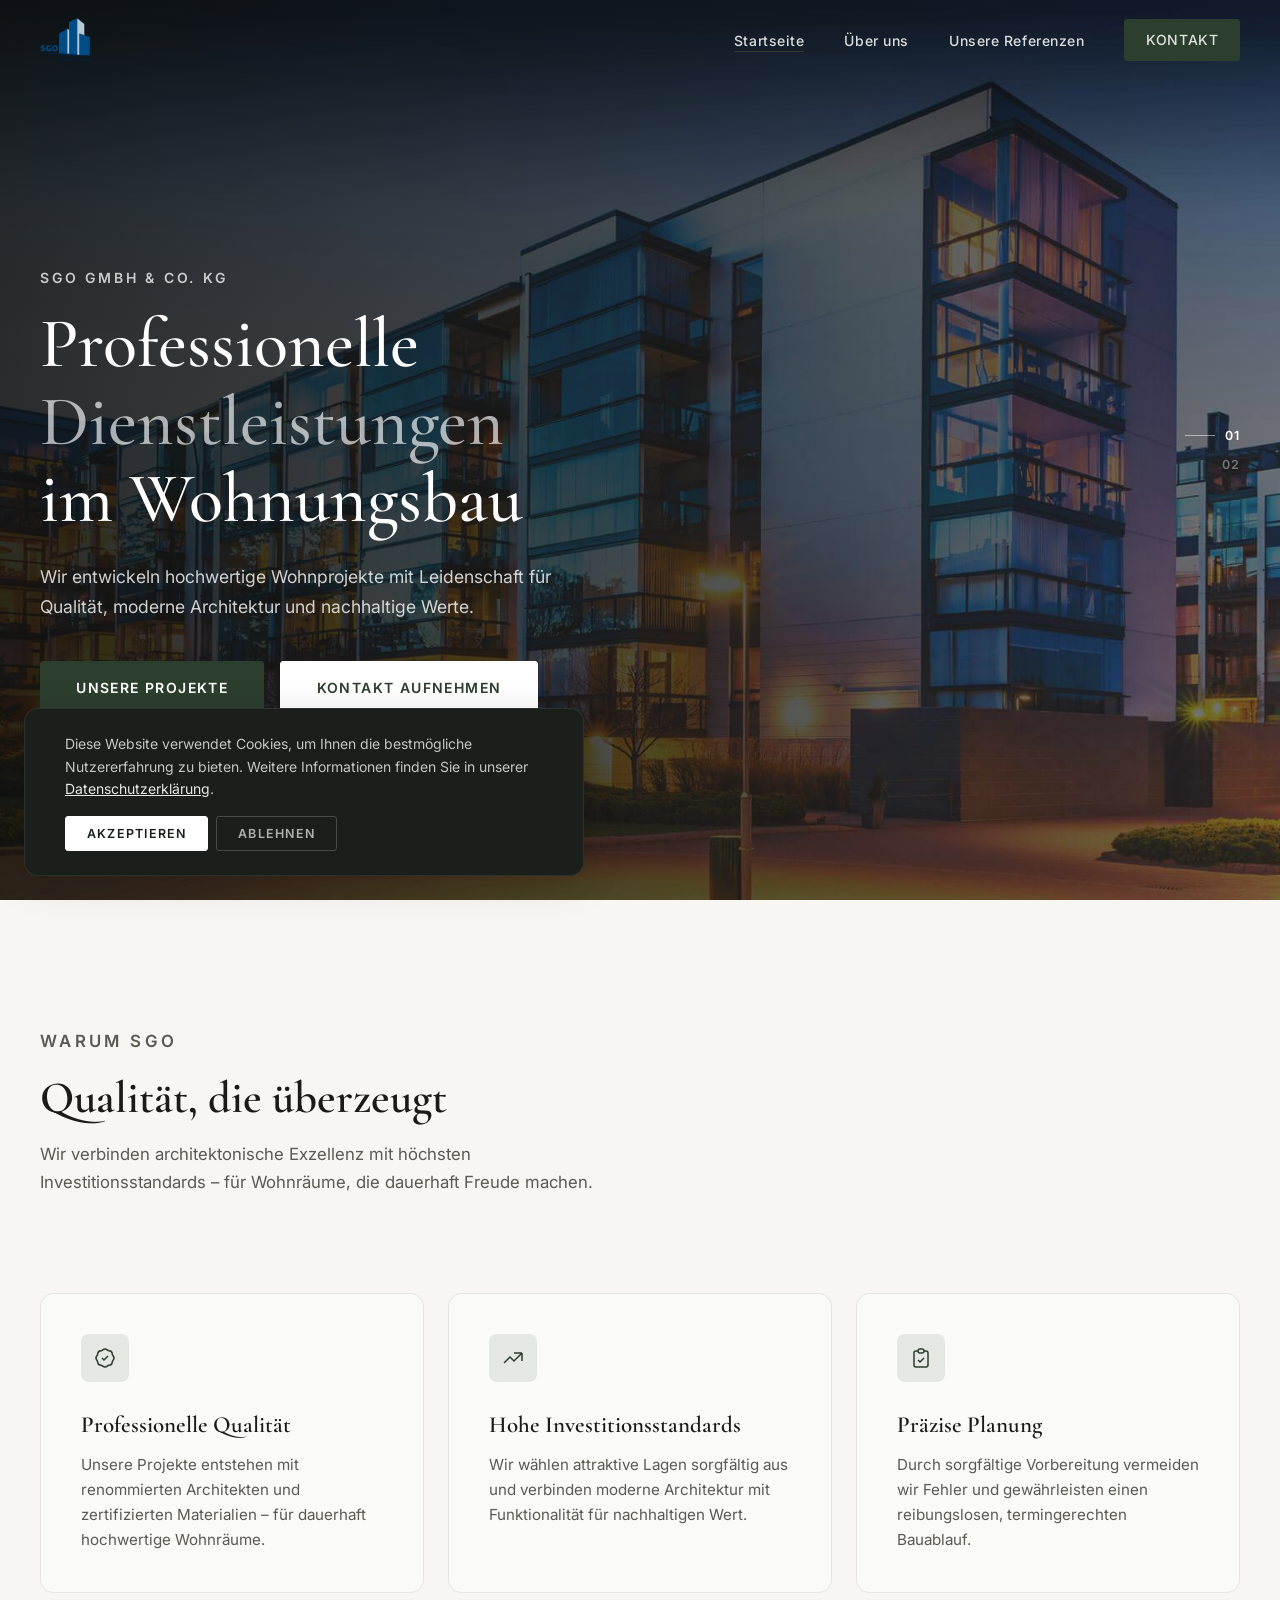
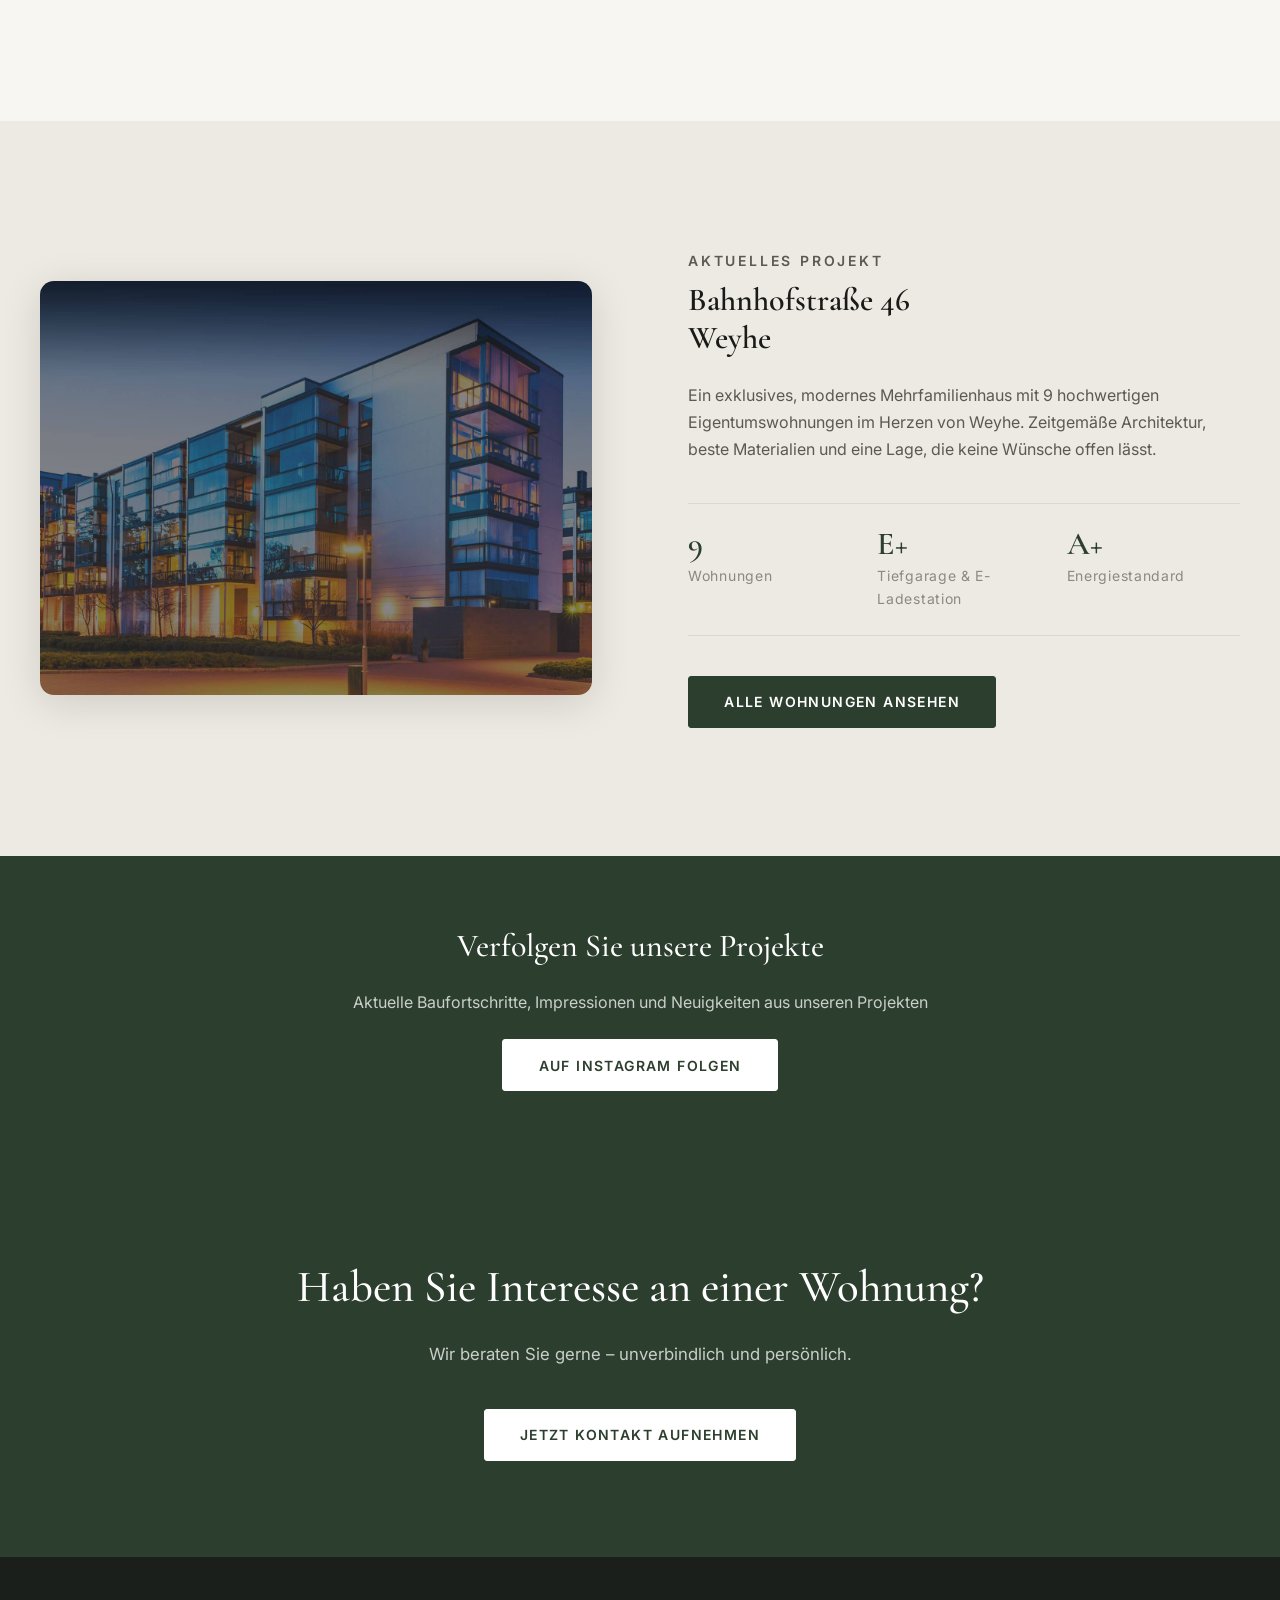
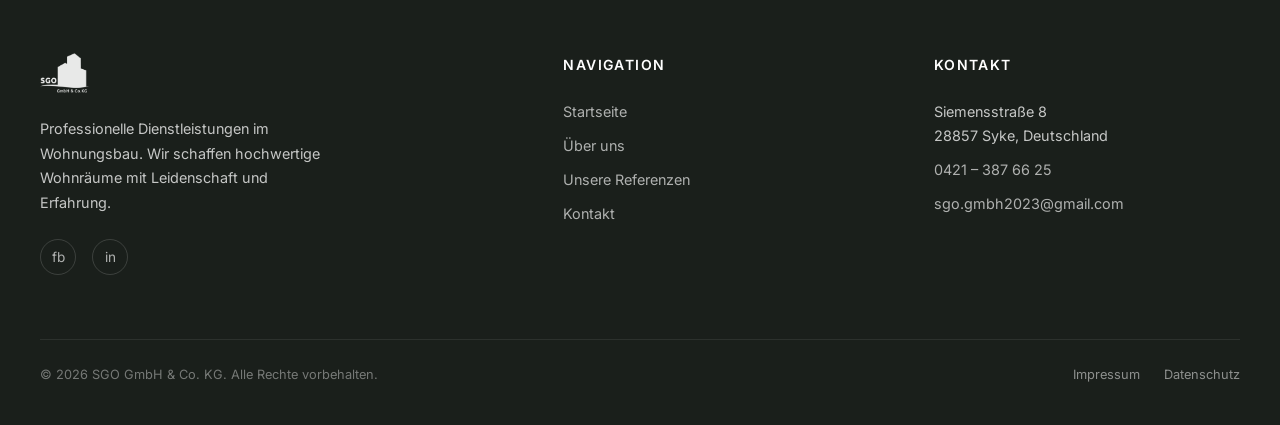
<file: index.html>
<!DOCTYPE html>
<html lang="de">
<head>
  <meta charset="UTF-8">
  <meta name="viewport" content="width=device-width, initial-scale=1.0">
  <title>SGO GmbH & Co. KG – Professionelle Dienstleistungen im Wohnungsbau</title>
  <meta name="description" content="SGO GmbH & Co. KG – Ihr Partner für professionelle Dienstleistungen im Wohnungsbau. Moderne Wohnprojekte in höchster Qualität. Jetzt informieren.">
  <meta property="og:title" content="SGO GmbH & Co. KG – Wohnungsbau">
  <meta property="og:description" content="Professionelle Dienstleistungen im Wohnungsbau – SGO GmbH & Co. KG aus Syke.">
  <meta property="og:image" content="assets/images/slide-1.jpg">
  <meta property="og:url" content="https://sgogmbh.de/">
  <meta property="og:type" content="website">
  <link rel="preconnect" href="https://fonts.googleapis.com">
  <link rel="preconnect" href="https://fonts.gstatic.com" crossorigin>
  <link href="https://fonts.googleapis.com/css2?family=Cormorant+Garamond:ital,wght@0,400;0,500;0,600;1,400&family=Inter:wght@400;500;600&display=swap" rel="stylesheet">
  <link rel="stylesheet" href="style.css">
</head>
<body>

  <!-- Navigation -->
  <nav class="nav nav--hero" id="nav">
    <div class="nav__inner">
      <a href="index.html" class="nav__logo">
        <img src="assets/logo/sgo-logo.png" alt="SGO GmbH & Co. KG" id="navLogo">
      </a>
      <ul class="nav__links">
        <li><a href="index.html">Startseite</a></li>
        <li><a href="uber-uns.html">Über uns</a></li>
        <li><a href="referenzen.html">Unsere Referenzen</a></li>
        <li><a href="kontakt.html" class="btn btn--primary btn--sm">Kontakt</a></li>
      </ul>
      <button class="nav__burger" id="navBurger" aria-label="Menü öffnen">
        <span></span><span></span><span></span>
      </button>
    </div>
  </nav>

  <!-- Hero -->
  <section class="hero" id="heroSection">
    <div class="hero__slides">
      <div class="hero__slide active">
        <img src="assets/images/slide-1.jpg" alt="SGO GmbH – Wohnungsbau" loading="eager">
      </div>
      <div class="hero__slide">
        <img src="assets/images/slide-2.png" alt="SGO GmbH – Bahnhofstraße 46 Weyhe" loading="eager">
      </div>
    </div>
    <div class="hero__content">
      <p class="eyebrow reveal">SGO GmbH & Co. KG</p>
      <h1 class="reveal reveal--delay-1">Professionelle<br><em>Dienstleistungen</em><br>im Wohnungsbau</h1>
      <p class="hero__sub reveal reveal--delay-2">Wir entwickeln hochwertige Wohnprojekte mit Leidenschaft für Qualität, moderne Architektur und nachhaltige Werte.</p>
      <div class="hero__cta reveal reveal--delay-3">
        <a href="referenzen.html" class="btn btn--primary">Unsere Projekte</a>
        <a href="kontakt.html" class="btn btn--ghost btn--light">Kontakt aufnehmen</a>
      </div>
    </div>
    <div class="hero__slider-nav">
      <div class="hero__slider-row">
        <div class="hero__slider-sep active"></div>
        <button class="hero__slider-btn active" data-slide="0">01</button>
      </div>
      <div class="hero__slider-row">
        <div class="hero__slider-sep"></div>
        <button class="hero__slider-btn" data-slide="1">02</button>
      </div>
    </div>
  </section>

  <!-- Features -->
  <section class="features section">
    <div class="container">
      <div class="section-header reveal">
        <p class="eyebrow">Warum SGO</p>
        <h2>Qualität, die überzeugt</h2>
        <p>Wir verbinden architektonische Exzellenz mit höchsten Investitionsstandards – für Wohnräume, die dauerhaft Freude machen.</p>
      </div>
      <div class="features__grid">
        <div class="feature-card reveal">
          <div class="feature-card__icon">
            <svg viewBox="0 0 24 24"><path d="M9 12l2 2 4-4M7.835 4.697a3.42 3.42 0 001.946-.806 3.42 3.42 0 014.438 0 3.42 3.42 0 001.946.806 3.42 3.42 0 013.138 3.138 3.42 3.42 0 00.806 1.946 3.42 3.42 0 010 4.438 3.42 3.42 0 00-.806 1.946 3.42 3.42 0 01-3.138 3.138 3.42 3.42 0 00-1.946.806 3.42 3.42 0 01-4.438 0 3.42 3.42 0 00-1.946-.806 3.42 3.42 0 01-3.138-3.138 3.42 3.42 0 00-.806-1.946 3.42 3.42 0 010-4.438 3.42 3.42 0 00.806-1.946 3.42 3.42 0 013.138-3.138z"/></svg>
          </div>
          <h3>Professionelle Qualität</h3>
          <p>Unsere Projekte entstehen mit renommierten Architekten und zertifizierten Materialien – für dauerhaft hochwertige Wohnräume.</p>
        </div>
        <div class="feature-card reveal reveal--delay-1">
          <div class="feature-card__icon">
            <svg viewBox="0 0 24 24"><path d="M13 7h8m0 0v8m0-8l-8 8-4-4-6 6"/></svg>
          </div>
          <h3>Hohe Investitionsstandards</h3>
          <p>Wir wählen attraktive Lagen sorgfältig aus und verbinden moderne Architektur mit Funktionalität für nachhaltigen Wert.</p>
        </div>
        <div class="feature-card reveal reveal--delay-2">
          <div class="feature-card__icon">
            <svg viewBox="0 0 24 24"><path d="M9 5H7a2 2 0 00-2 2v12a2 2 0 002 2h10a2 2 0 002-2V7a2 2 0 00-2-2h-2M9 5a2 2 0 002 2h2a2 2 0 002-2M9 5a2 2 0 012-2h2a2 2 0 012 2m-6 9l2 2 4-4"/></svg>
          </div>
          <h3>Präzise Planung</h3>
          <p>Durch sorgfältige Vorbereitung vermeiden wir Fehler und gewährleisten einen reibungslosen, termingerechten Bauablauf.</p>
        </div>
      </div>
    </div>
  </section>

  <!-- Project Highlight -->
  <section class="project-highlight section">
    <div class="container">
      <div class="project-highlight__inner">
        <div class="project-highlight__image reveal reveal--left">
          <img src="assets/images/projekt-hero.jpg" alt="Bahnhofstraße 46, Weyhe – Wohnprojekt" loading="lazy">
        </div>
        <div class="project-highlight__text reveal reveal--right">
          <p class="eyebrow">Aktuelles Projekt</p>
          <h2>Bahnhofstraße 46<br>Weyhe</h2>
          <p>Ein exklusives, modernes Mehrfamilienhaus mit 9 hochwertigen Eigentumswohnungen im Herzen von Weyhe. Zeitgemäße Architektur, beste Materialien und eine Lage, die keine Wünsche offen lässt.</p>
          <div class="project-stats">
            <div>
              <div class="project-stat__value">9</div>
              <div class="project-stat__label">Wohnungen</div>
            </div>
            <div>
              <div class="project-stat__value">E+</div>
              <div class="project-stat__label">Tiefgarage & E-Ladestation</div>
            </div>
            <div>
              <div class="project-stat__value">A+</div>
              <div class="project-stat__label">Energiestandard</div>
            </div>
          </div>
          <a href="referenzen.html" class="btn btn--primary">Alle Wohnungen ansehen</a>
        </div>
      </div>
    </div>
  </section>

  <!-- Instagram CTA -->
  <section class="instagram-cta">
    <div class="container">
      <h3>Verfolgen Sie unsere Projekte</h3>
      <p>Aktuelle Baufortschritte, Impressionen und Neuigkeiten aus unseren Projekten</p>
      <a href="https://www.instagram.com/sgo_gmbh/" target="_blank" rel="noopener noreferrer" class="btn btn--light">Auf Instagram folgen</a>
    </div>
  </section>

  <!-- CTA Banner -->
  <section class="cta-banner">
    <div class="container">
      <h2>Haben Sie Interesse an einer Wohnung?</h2>
      <p>Wir beraten Sie gerne – unverbindlich und persönlich.</p>
      <a href="kontakt.html" class="btn btn--light">Jetzt Kontakt aufnehmen</a>
    </div>
  </section>

  <!-- Footer -->
  <footer class="footer">
    <div class="container">
      <div class="footer__inner">
        <div>
          <div class="footer__logo">
            <img src="assets/logo/sgo-logo.png" alt="SGO GmbH & Co. KG">
          </div>
          <p class="footer__about">Professionelle Dienstleistungen im Wohnungsbau. Wir schaffen hochwertige Wohnräume mit Leidenschaft und Erfahrung.</p>
          <div class="footer__social">
            <a href="https://www.facebook.com/profile.php?id=61589733896285" target="_blank" rel="noopener noreferrer" aria-label="Facebook">fb</a>
            <a href="https://www.instagram.com/sgo_gmbh/" target="_blank" rel="noopener noreferrer" aria-label="Instagram">in</a>
          </div>
        </div>
        <div class="footer__col">
          <h4>Navigation</h4>
          <nav class="footer__nav">
            <a href="index.html">Startseite</a>
            <a href="uber-uns.html">Über uns</a>
            <a href="referenzen.html">Unsere Referenzen</a>
            <a href="kontakt.html">Kontakt</a>
          </nav>
        </div>
        <div class="footer__col">
          <h4>Kontakt</h4>
          <ul class="footer__contact-list">
            <li>Siemensstraße 8<br>28857 Syke, Deutschland</li>
            <li><a href="tel:+494213876625">0421 – 387 66 25</a></li>
            <li><a href="mailto:sgo.gmbh2023@gmail.com">sgo.gmbh2023@gmail.com</a></li>
          </ul>
        </div>
      </div>
      <div class="footer__bottom">
        <span>© 2026 SGO GmbH & Co. KG. Alle Rechte vorbehalten.</span>
        <div class="footer__legal">
          <a href="impressum.html">Impressum</a>
          <a href="datenschutz.html">Datenschutz</a>
        </div>
      </div>
    </div>
  </footer>

  <!-- Cookie Banner -->
  <div class="cookie-banner" id="cookieBanner" role="dialog" aria-label="Cookie-Einstellungen">
    <p>Diese Website verwendet Cookies, um Ihnen die bestmögliche Nutzererfahrung zu bieten. Weitere Informationen finden Sie in unserer <a href="datenschutz.html">Datenschutzerklärung</a>.</p>
    <div class="cookie-banner__btns">
      <button class="btn btn--sm cookie-accept" id="cookieAccept">Akzeptieren</button>
      <button class="btn btn--sm cookie-decline" id="cookieDecline">Ablehnen</button>
    </div>
  </div>

  <script src="app.js"></script>
</body>
</html>
</file>
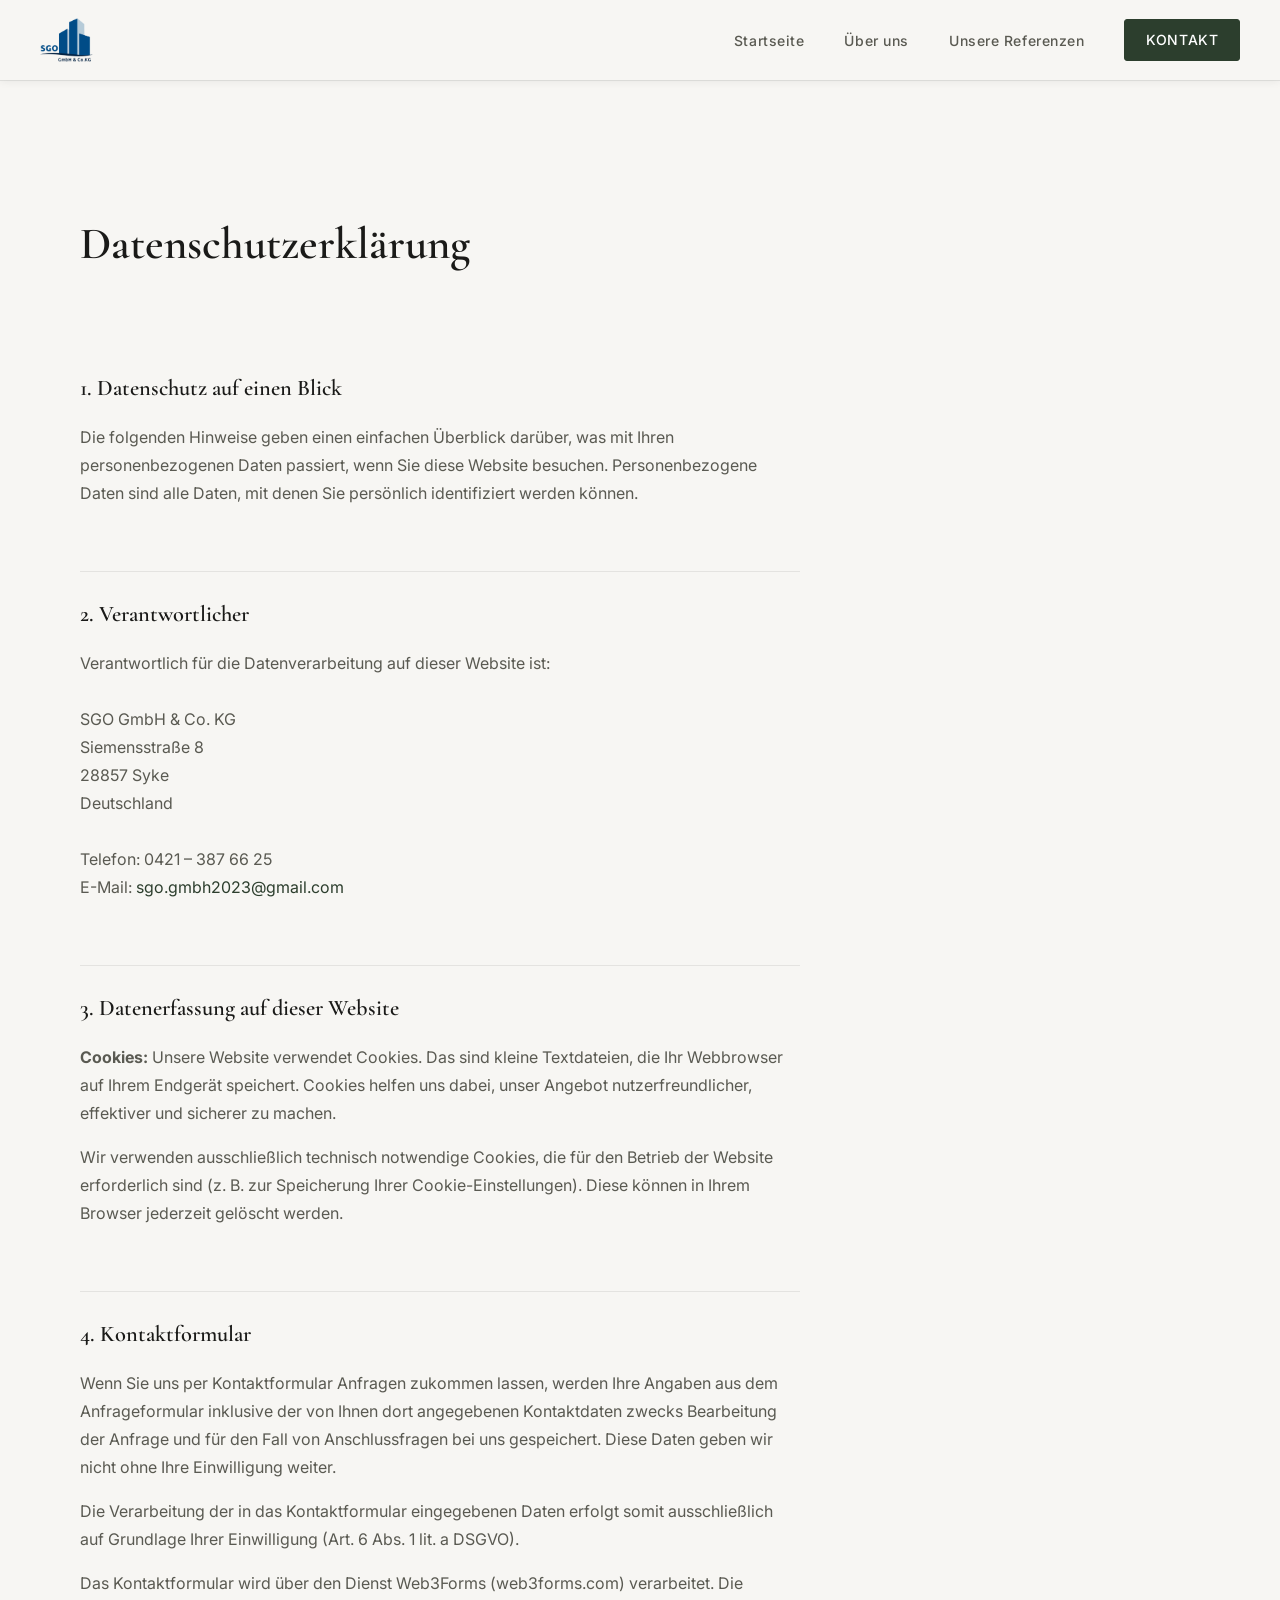
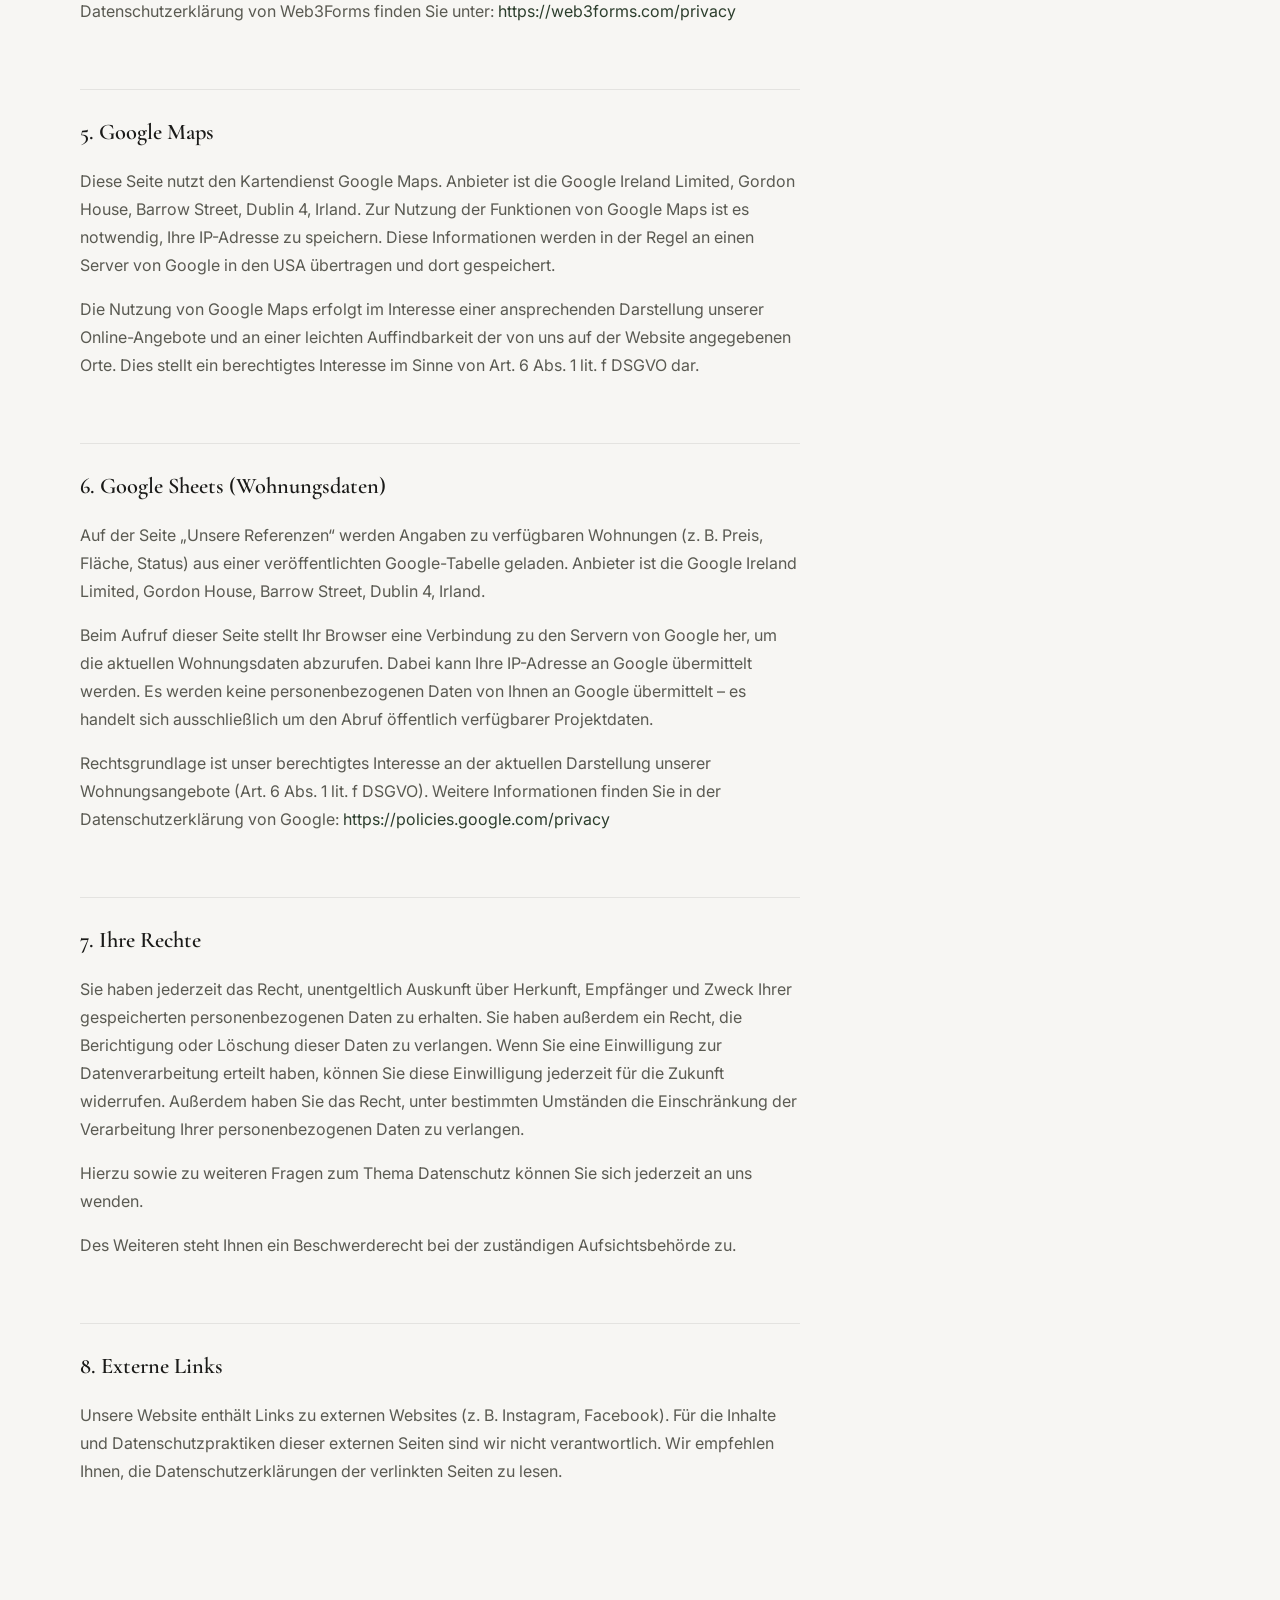
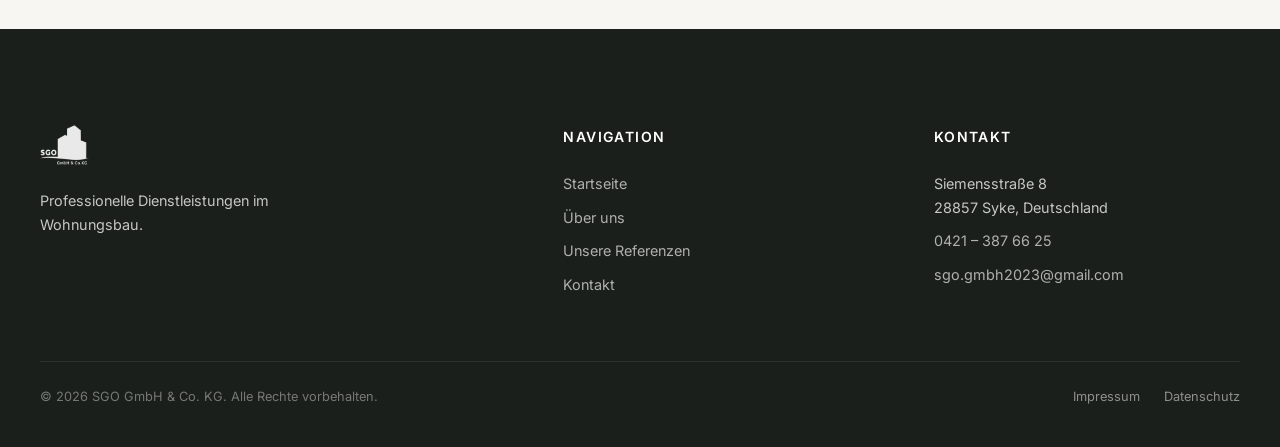
<file: datenschutz.html>
<!DOCTYPE html>
<html lang="de">
<head>
  <meta charset="UTF-8">
  <meta name="viewport" content="width=device-width, initial-scale=1.0">
  <title>Datenschutzerklärung – SGO GmbH & Co. KG</title>
  <meta name="robots" content="noindex">
  <link rel="preconnect" href="https://fonts.googleapis.com">
  <link rel="preconnect" href="https://fonts.gstatic.com" crossorigin>
  <link href="https://fonts.googleapis.com/css2?family=Cormorant+Garamond:ital,wght@0,400;0,500;0,600;1,400&family=Inter:wght@400;500;600&display=swap" rel="stylesheet">
  <link rel="stylesheet" href="style.css">
</head>
<body>

  <!-- Navigation -->
  <nav class="nav nav--scrolled" id="nav">
    <div class="nav__inner">
      <a href="index.html" class="nav__logo">
        <img src="assets/logo/sgo-logo.png" alt="SGO GmbH & Co. KG">
      </a>
      <ul class="nav__links">
        <li><a href="index.html">Startseite</a></li>
        <li><a href="uber-uns.html">Über uns</a></li>
        <li><a href="referenzen.html">Unsere Referenzen</a></li>
        <li><a href="kontakt.html" class="btn btn--primary btn--sm">Kontakt</a></li>
      </ul>
      <button class="nav__burger" id="navBurger" aria-label="Menü öffnen">
        <span></span><span></span><span></span>
      </button>
    </div>
  </nav>

  <div style="padding-top: var(--nav-height); background: var(--bg-primary);">
    <div class="container">
      <div class="legal-content">
        <h1>Datenschutzerklärung</h1>

        <h2>1. Datenschutz auf einen Blick</h2>
        <p>
          Die folgenden Hinweise geben einen einfachen Überblick darüber, was mit Ihren personenbezogenen Daten passiert, wenn Sie diese Website besuchen. Personenbezogene Daten sind alle Daten, mit denen Sie persönlich identifiziert werden können.
        </p>

        <h2>2. Verantwortlicher</h2>
        <p>
          Verantwortlich für die Datenverarbeitung auf dieser Website ist:<br><br>
          SGO GmbH &amp; Co. KG<br>
          Siemensstraße 8<br>
          28857 Syke<br>
          Deutschland<br><br>
          Telefon: 0421 – 387 66 25<br>
          E-Mail: <a href="mailto:sgo.gmbh2023@gmail.com">sgo.gmbh2023@gmail.com</a>
        </p>

        <h2>3. Datenerfassung auf dieser Website</h2>
        <p>
          <strong>Cookies:</strong> Unsere Website verwendet Cookies. Das sind kleine Textdateien, die Ihr Webbrowser auf Ihrem Endgerät speichert. Cookies helfen uns dabei, unser Angebot nutzerfreundlicher, effektiver und sicherer zu machen.
        </p>
        <p>
          Wir verwenden ausschließlich technisch notwendige Cookies, die für den Betrieb der Website erforderlich sind (z. B. zur Speicherung Ihrer Cookie-Einstellungen). Diese können in Ihrem Browser jederzeit gelöscht werden.
        </p>

        <h2>4. Kontaktformular</h2>
        <p>
          Wenn Sie uns per Kontaktformular Anfragen zukommen lassen, werden Ihre Angaben aus dem Anfrageformular inklusive der von Ihnen dort angegebenen Kontaktdaten zwecks Bearbeitung der Anfrage und für den Fall von Anschlussfragen bei uns gespeichert. Diese Daten geben wir nicht ohne Ihre Einwilligung weiter.
        </p>
        <p>
          Die Verarbeitung der in das Kontaktformular eingegebenen Daten erfolgt somit ausschließlich auf Grundlage Ihrer Einwilligung (Art. 6 Abs. 1 lit. a DSGVO).
        </p>
        <p>
          Das Kontaktformular wird über den Dienst Web3Forms (web3forms.com) verarbeitet. Die Datenschutzerklärung von Web3Forms finden Sie unter: <a href="https://web3forms.com/privacy" target="_blank" rel="noopener noreferrer">https://web3forms.com/privacy</a>
        </p>

        <h2>5. Google Maps</h2>
        <p>
          Diese Seite nutzt den Kartendienst Google Maps. Anbieter ist die Google Ireland Limited, Gordon House, Barrow Street, Dublin 4, Irland. Zur Nutzung der Funktionen von Google Maps ist es notwendig, Ihre IP-Adresse zu speichern. Diese Informationen werden in der Regel an einen Server von Google in den USA übertragen und dort gespeichert.
        </p>
        <p>
          Die Nutzung von Google Maps erfolgt im Interesse einer ansprechenden Darstellung unserer Online-Angebote und an einer leichten Auffindbarkeit der von uns auf der Website angegebenen Orte. Dies stellt ein berechtigtes Interesse im Sinne von Art. 6 Abs. 1 lit. f DSGVO dar.
        </p>

        <h2>6. Google Sheets (Wohnungsdaten)</h2>
        <p>
          Auf der Seite „Unsere Referenzen“ werden Angaben zu verfügbaren Wohnungen (z. B. Preis, Fläche, Status) aus einer veröffentlichten Google-Tabelle geladen. Anbieter ist die Google Ireland Limited, Gordon House, Barrow Street, Dublin 4, Irland.
        </p>
        <p>
          Beim Aufruf dieser Seite stellt Ihr Browser eine Verbindung zu den Servern von Google her, um die aktuellen Wohnungsdaten abzurufen. Dabei kann Ihre IP-Adresse an Google übermittelt werden. Es werden keine personenbezogenen Daten von Ihnen an Google übermittelt – es handelt sich ausschließlich um den Abruf öffentlich verfügbarer Projektdaten.
        </p>
        <p>
          Rechtsgrundlage ist unser berechtigtes Interesse an der aktuellen Darstellung unserer Wohnungsangebote (Art. 6 Abs. 1 lit. f DSGVO). Weitere Informationen finden Sie in der Datenschutzerklärung von Google: <a href="https://policies.google.com/privacy" target="_blank" rel="noopener noreferrer">https://policies.google.com/privacy</a>
        </p>

        <h2>7. Ihre Rechte</h2>
        <p>
          Sie haben jederzeit das Recht, unentgeltlich Auskunft über Herkunft, Empfänger und Zweck Ihrer gespeicherten personenbezogenen Daten zu erhalten. Sie haben außerdem ein Recht, die Berichtigung oder Löschung dieser Daten zu verlangen. Wenn Sie eine Einwilligung zur Datenverarbeitung erteilt haben, können Sie diese Einwilligung jederzeit für die Zukunft widerrufen. Außerdem haben Sie das Recht, unter bestimmten Umständen die Einschränkung der Verarbeitung Ihrer personenbezogenen Daten zu verlangen.
        </p>
        <p>
          Hierzu sowie zu weiteren Fragen zum Thema Datenschutz können Sie sich jederzeit an uns wenden.
        </p>
        <p>
          Des Weiteren steht Ihnen ein Beschwerderecht bei der zuständigen Aufsichtsbehörde zu.
        </p>

        <h2>8. Externe Links</h2>
        <p>
          Unsere Website enthält Links zu externen Websites (z. B. Instagram, Facebook). Für die Inhalte und Datenschutzpraktiken dieser externen Seiten sind wir nicht verantwortlich. Wir empfehlen Ihnen, die Datenschutzerklärungen der verlinkten Seiten zu lesen.
        </p>
      </div>
    </div>
  </div>

  <!-- Footer -->
  <footer class="footer">
    <div class="container">
      <div class="footer__inner">
        <div>
          <div class="footer__logo">
            <img src="assets/logo/sgo-logo.png" alt="SGO GmbH & Co. KG">
          </div>
          <p class="footer__about">Professionelle Dienstleistungen im Wohnungsbau.</p>
        </div>
        <div class="footer__col">
          <h4>Navigation</h4>
          <nav class="footer__nav">
            <a href="index.html">Startseite</a>
            <a href="uber-uns.html">Über uns</a>
            <a href="referenzen.html">Unsere Referenzen</a>
            <a href="kontakt.html">Kontakt</a>
          </nav>
        </div>
        <div class="footer__col">
          <h4>Kontakt</h4>
          <ul class="footer__contact-list">
            <li>Siemensstraße 8<br>28857 Syke, Deutschland</li>
            <li><a href="tel:+494213876625">0421 – 387 66 25</a></li>
            <li><a href="mailto:sgo.gmbh2023@gmail.com">sgo.gmbh2023@gmail.com</a></li>
          </ul>
        </div>
      </div>
      <div class="footer__bottom">
        <span>© 2026 SGO GmbH & Co. KG. Alle Rechte vorbehalten.</span>
        <div class="footer__legal">
          <a href="impressum.html">Impressum</a>
          <a href="datenschutz.html">Datenschutz</a>
        </div>
      </div>
    </div>
  </footer>

  <script src="app.js"></script>
</body>
</html>
</file>
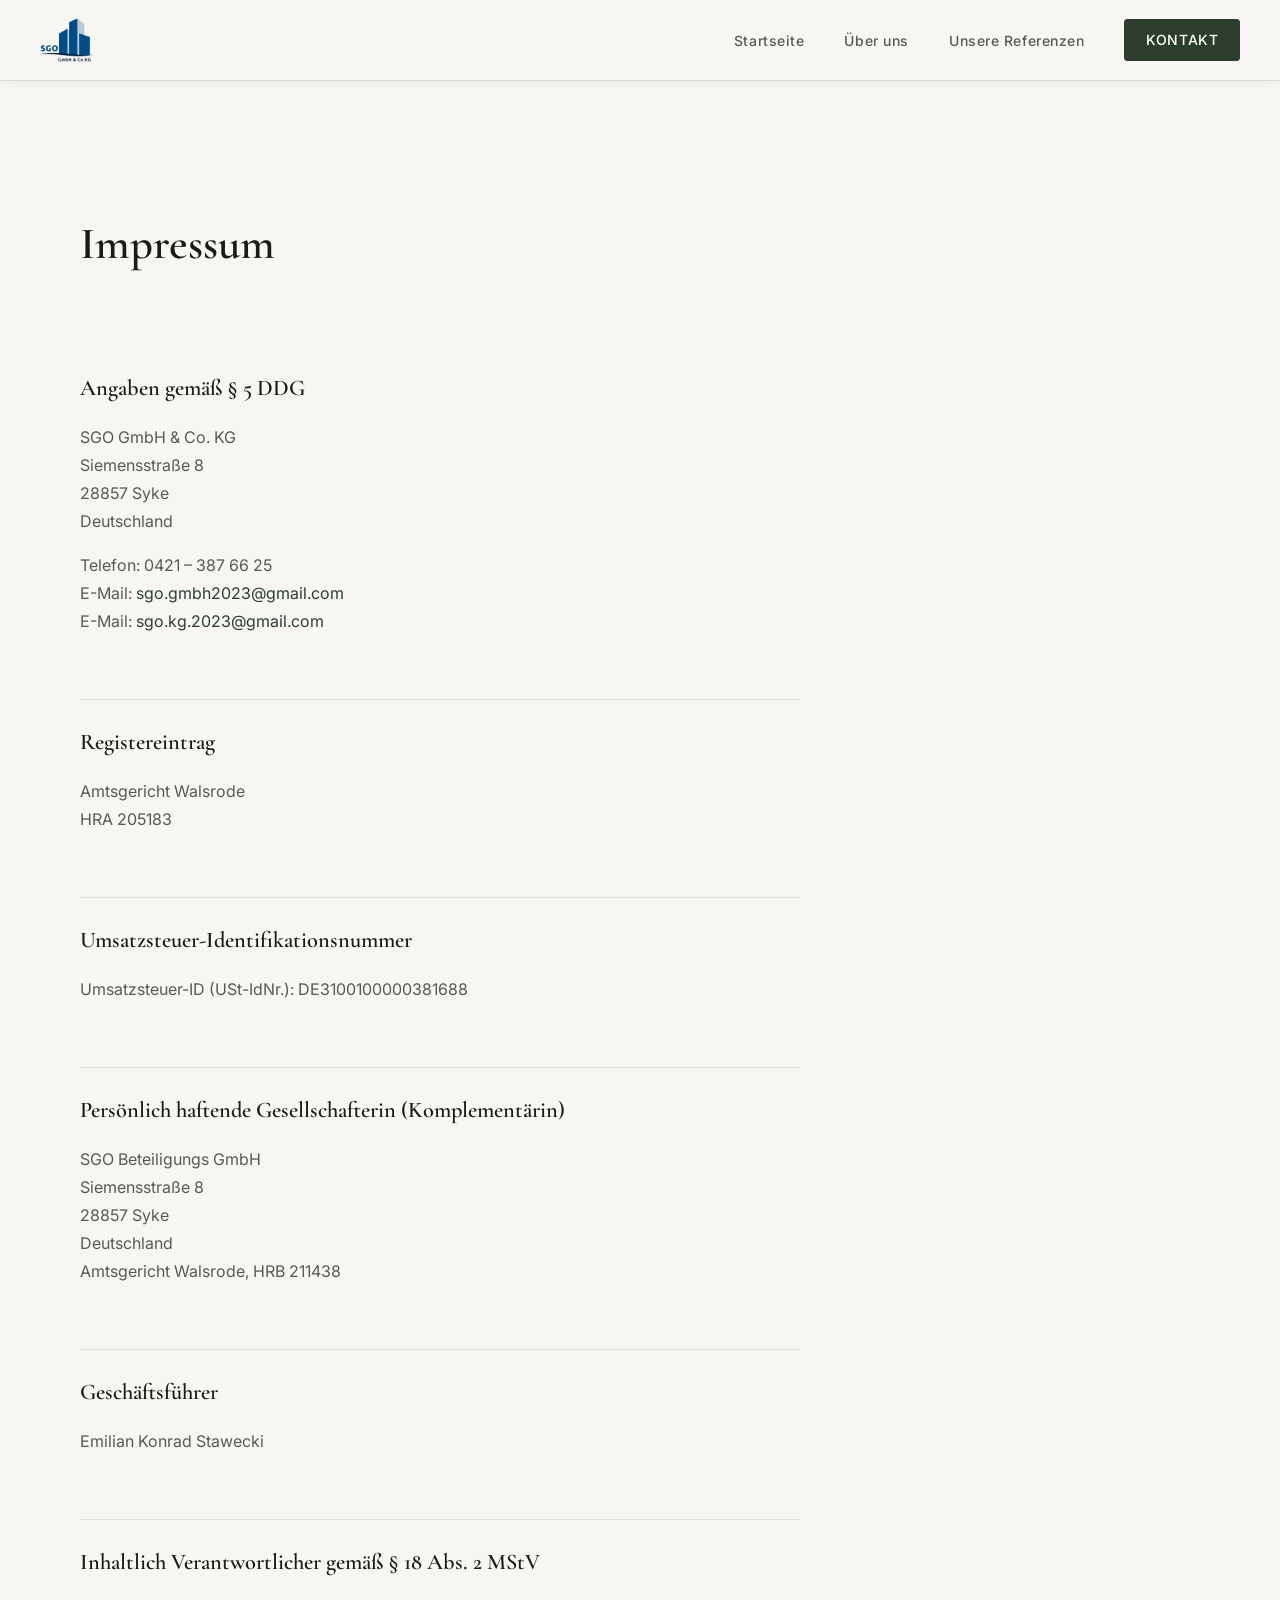
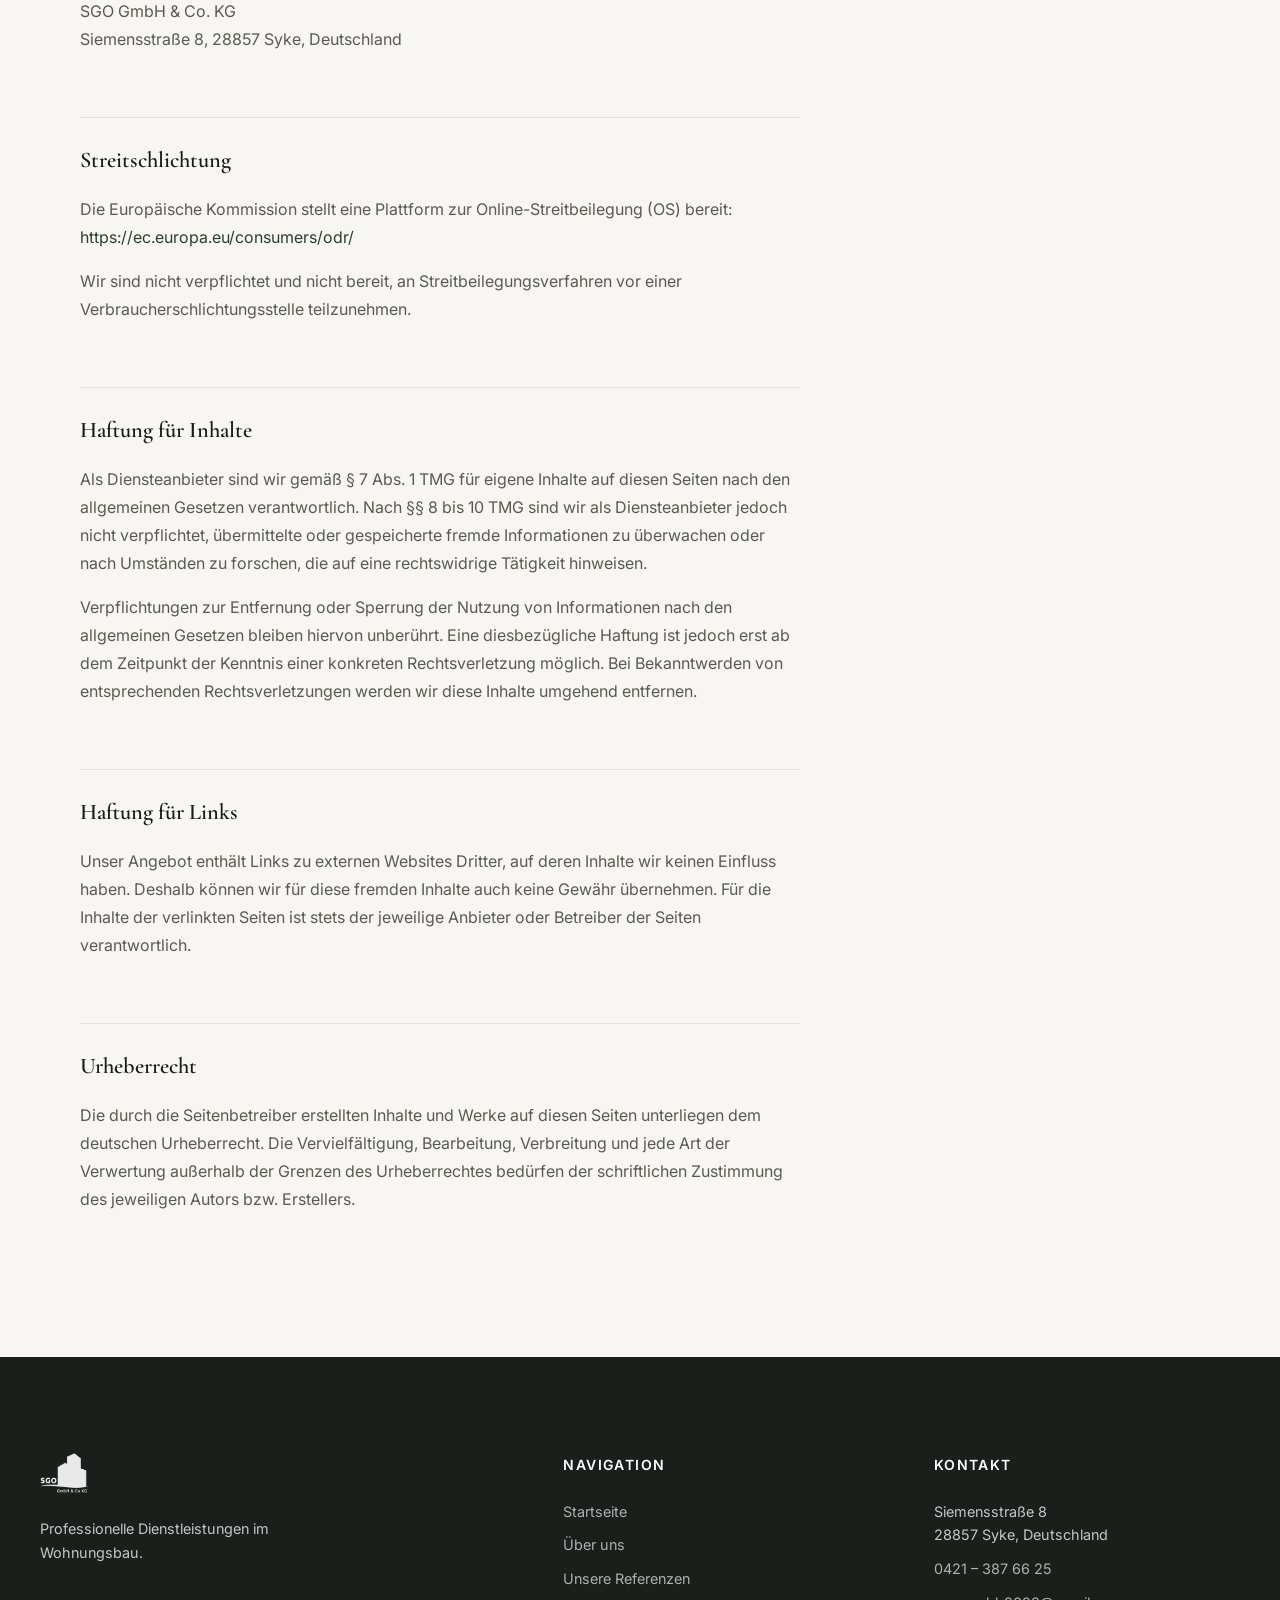
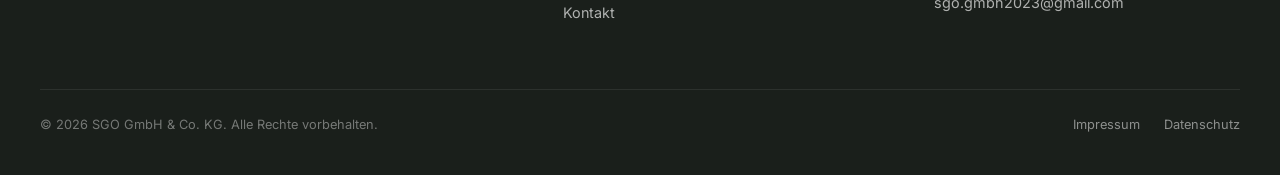
<file: impressum.html>
<!DOCTYPE html>
<html lang="de">
<head>
  <meta charset="UTF-8">
  <meta name="viewport" content="width=device-width, initial-scale=1.0">
  <title>Impressum – SGO GmbH & Co. KG</title>
  <meta name="robots" content="noindex">
  <link rel="preconnect" href="https://fonts.googleapis.com">
  <link rel="preconnect" href="https://fonts.gstatic.com" crossorigin>
  <link href="https://fonts.googleapis.com/css2?family=Cormorant+Garamond:ital,wght@0,400;0,500;0,600;1,400&family=Inter:wght@400;500;600&display=swap" rel="stylesheet">
  <link rel="stylesheet" href="style.css">
</head>
<body>

  <!-- Navigation -->
  <nav class="nav nav--scrolled" id="nav">
    <div class="nav__inner">
      <a href="index.html" class="nav__logo">
        <img src="assets/logo/sgo-logo.png" alt="SGO GmbH & Co. KG">
      </a>
      <ul class="nav__links">
        <li><a href="index.html">Startseite</a></li>
        <li><a href="uber-uns.html">Über uns</a></li>
        <li><a href="referenzen.html">Unsere Referenzen</a></li>
        <li><a href="kontakt.html" class="btn btn--primary btn--sm">Kontakt</a></li>
      </ul>
      <button class="nav__burger" id="navBurger" aria-label="Menü öffnen">
        <span></span><span></span><span></span>
      </button>
    </div>
  </nav>

  <div style="padding-top: var(--nav-height); background: var(--bg-primary);">
    <div class="container">
      <div class="legal-content">
        <h1>Impressum</h1>

        <h2>Angaben gemäß § 5 DDG</h2>
        <p>
          SGO GmbH &amp; Co. KG<br>
          Siemensstraße 8<br>
          28857 Syke<br>
          Deutschland
        </p>
        <p>
          Telefon: 0421 – 387 66 25<br>
          E-Mail: <a href="mailto:sgo.gmbh2023@gmail.com">sgo.gmbh2023@gmail.com</a><br>
          E-Mail: <a href="mailto:sgo.kg.2023@gmail.com">sgo.kg.2023@gmail.com</a>
        </p>

        <h2>Registereintrag</h2>
        <p>
          Amtsgericht Walsrode<br>
          HRA 205183
        </p>

        <h2>Umsatzsteuer-Identifikationsnummer</h2>
        <p>
          Umsatzsteuer-ID (USt-IdNr.): DE3100100000381688
        </p>

        <h2>Persönlich haftende Gesellschafterin (Komplementärin)</h2>
        <p>
          SGO Beteiligungs GmbH<br>
          Siemensstraße 8<br>
          28857 Syke<br>
          Deutschland<br>
          Amtsgericht Walsrode, HRB 211438
        </p>

        <h2>Geschäftsführer</h2>
        <p>Emilian Konrad Stawecki</p>

        <h2>Inhaltlich Verantwortlicher gemäß § 18 Abs. 2 MStV</h2>
        <p>
          SGO GmbH &amp; Co. KG<br>
          Siemensstraße 8, 28857 Syke, Deutschland
        </p>

        <h2>Streitschlichtung</h2>
        <p>
          Die Europäische Kommission stellt eine Plattform zur Online-Streitbeilegung (OS) bereit:
          <a href="https://ec.europa.eu/consumers/odr/" target="_blank" rel="noopener noreferrer">https://ec.europa.eu/consumers/odr/</a>
        </p>
        <p>
          Wir sind nicht verpflichtet und nicht bereit, an Streitbeilegungsverfahren vor einer Verbraucherschlichtungsstelle teilzunehmen.
        </p>

        <h2>Haftung für Inhalte</h2>
        <p>
          Als Diensteanbieter sind wir gemäß § 7 Abs. 1 TMG für eigene Inhalte auf diesen Seiten nach den allgemeinen Gesetzen verantwortlich. Nach §§ 8 bis 10 TMG sind wir als Diensteanbieter jedoch nicht verpflichtet, übermittelte oder gespeicherte fremde Informationen zu überwachen oder nach Umständen zu forschen, die auf eine rechtswidrige Tätigkeit hinweisen.
        </p>
        <p>
          Verpflichtungen zur Entfernung oder Sperrung der Nutzung von Informationen nach den allgemeinen Gesetzen bleiben hiervon unberührt. Eine diesbezügliche Haftung ist jedoch erst ab dem Zeitpunkt der Kenntnis einer konkreten Rechtsverletzung möglich. Bei Bekanntwerden von entsprechenden Rechtsverletzungen werden wir diese Inhalte umgehend entfernen.
        </p>

        <h2>Haftung für Links</h2>
        <p>
          Unser Angebot enthält Links zu externen Websites Dritter, auf deren Inhalte wir keinen Einfluss haben. Deshalb können wir für diese fremden Inhalte auch keine Gewähr übernehmen. Für die Inhalte der verlinkten Seiten ist stets der jeweilige Anbieter oder Betreiber der Seiten verantwortlich.
        </p>

        <h2>Urheberrecht</h2>
        <p>
          Die durch die Seitenbetreiber erstellten Inhalte und Werke auf diesen Seiten unterliegen dem deutschen Urheberrecht. Die Vervielfältigung, Bearbeitung, Verbreitung und jede Art der Verwertung außerhalb der Grenzen des Urheberrechtes bedürfen der schriftlichen Zustimmung des jeweiligen Autors bzw. Erstellers.
        </p>
      </div>
    </div>
  </div>

  <!-- Footer -->
  <footer class="footer">
    <div class="container">
      <div class="footer__inner">
        <div>
          <div class="footer__logo">
            <img src="assets/logo/sgo-logo.png" alt="SGO GmbH & Co. KG">
          </div>
          <p class="footer__about">Professionelle Dienstleistungen im Wohnungsbau.</p>
        </div>
        <div class="footer__col">
          <h4>Navigation</h4>
          <nav class="footer__nav">
            <a href="index.html">Startseite</a>
            <a href="uber-uns.html">Über uns</a>
            <a href="referenzen.html">Unsere Referenzen</a>
            <a href="kontakt.html">Kontakt</a>
          </nav>
        </div>
        <div class="footer__col">
          <h4>Kontakt</h4>
          <ul class="footer__contact-list">
            <li>Siemensstraße 8<br>28857 Syke, Deutschland</li>
            <li><a href="tel:+494213876625">0421 – 387 66 25</a></li>
            <li><a href="mailto:sgo.gmbh2023@gmail.com">sgo.gmbh2023@gmail.com</a></li>
          </ul>
        </div>
      </div>
      <div class="footer__bottom">
        <span>© 2026 SGO GmbH & Co. KG. Alle Rechte vorbehalten.</span>
        <div class="footer__legal">
          <a href="impressum.html">Impressum</a>
          <a href="datenschutz.html">Datenschutz</a>
        </div>
      </div>
    </div>
  </footer>

  <script src="app.js"></script>
</body>
</html>
</file>
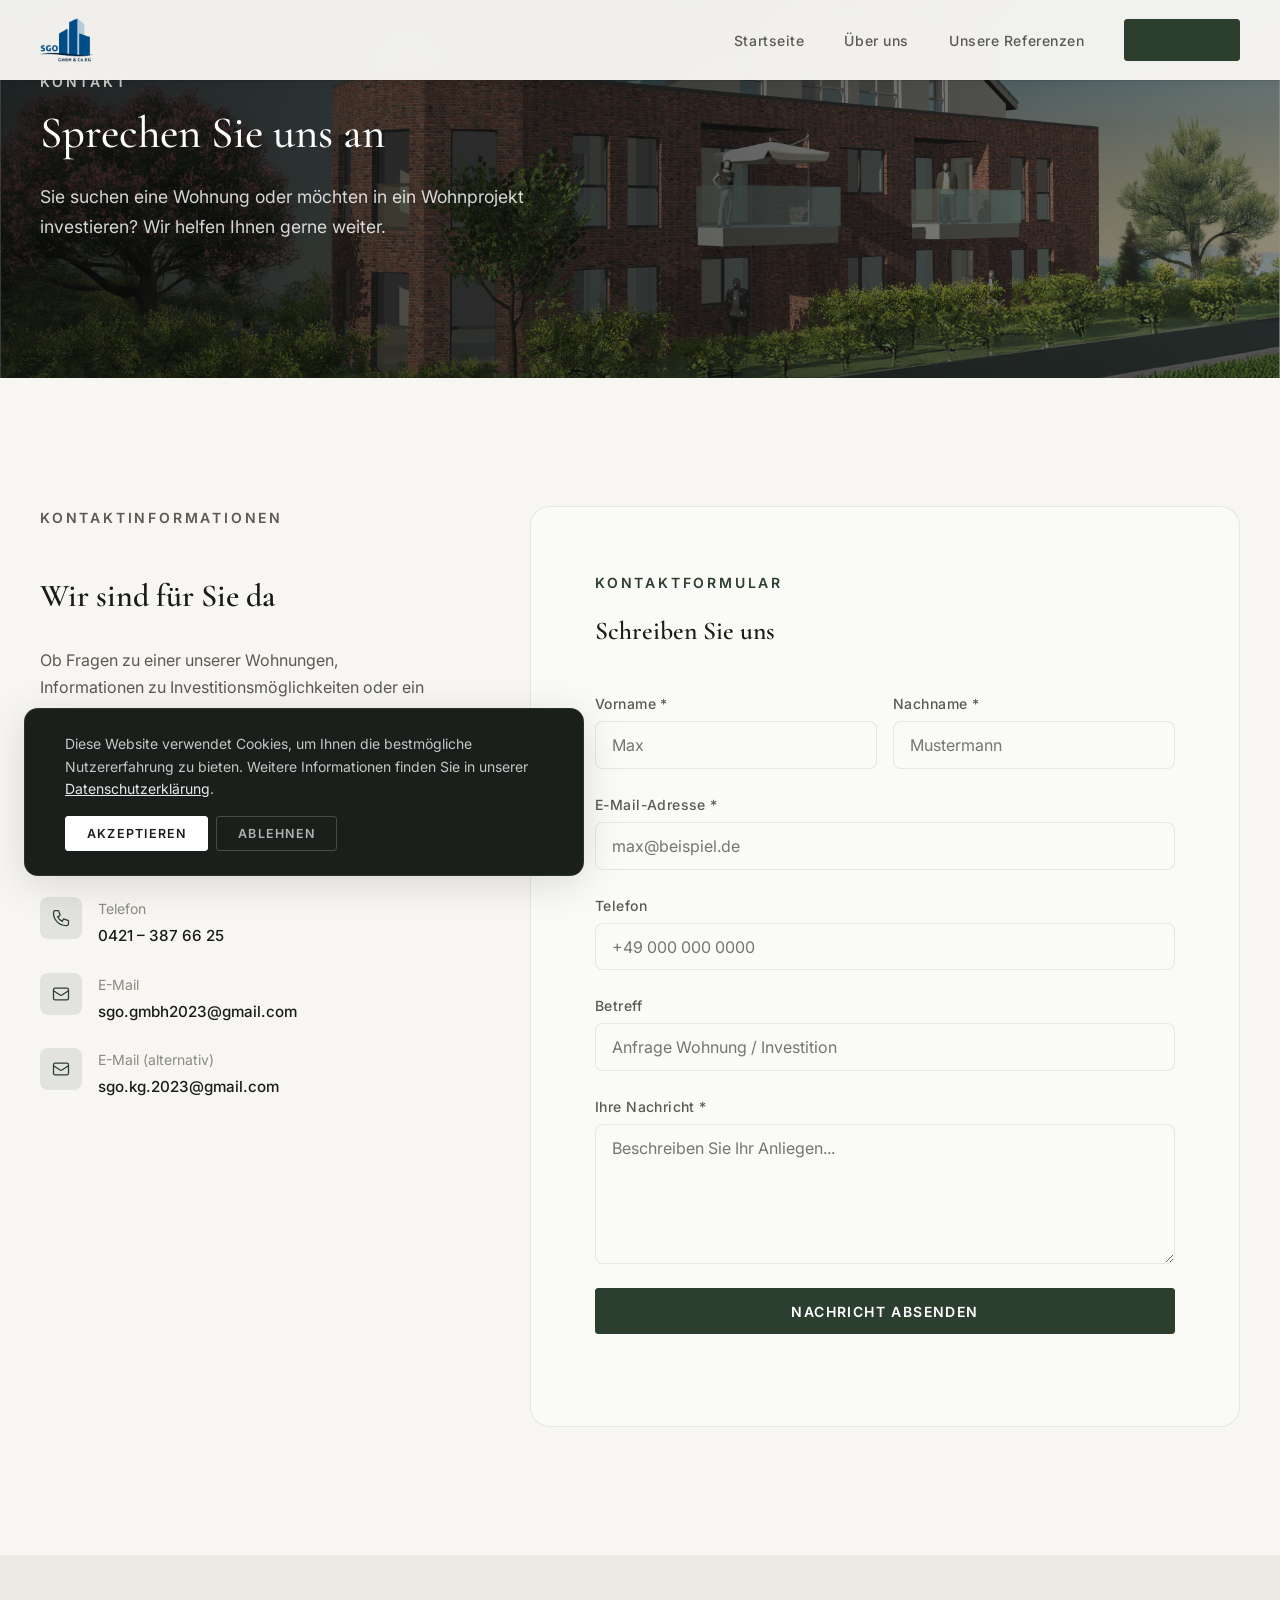
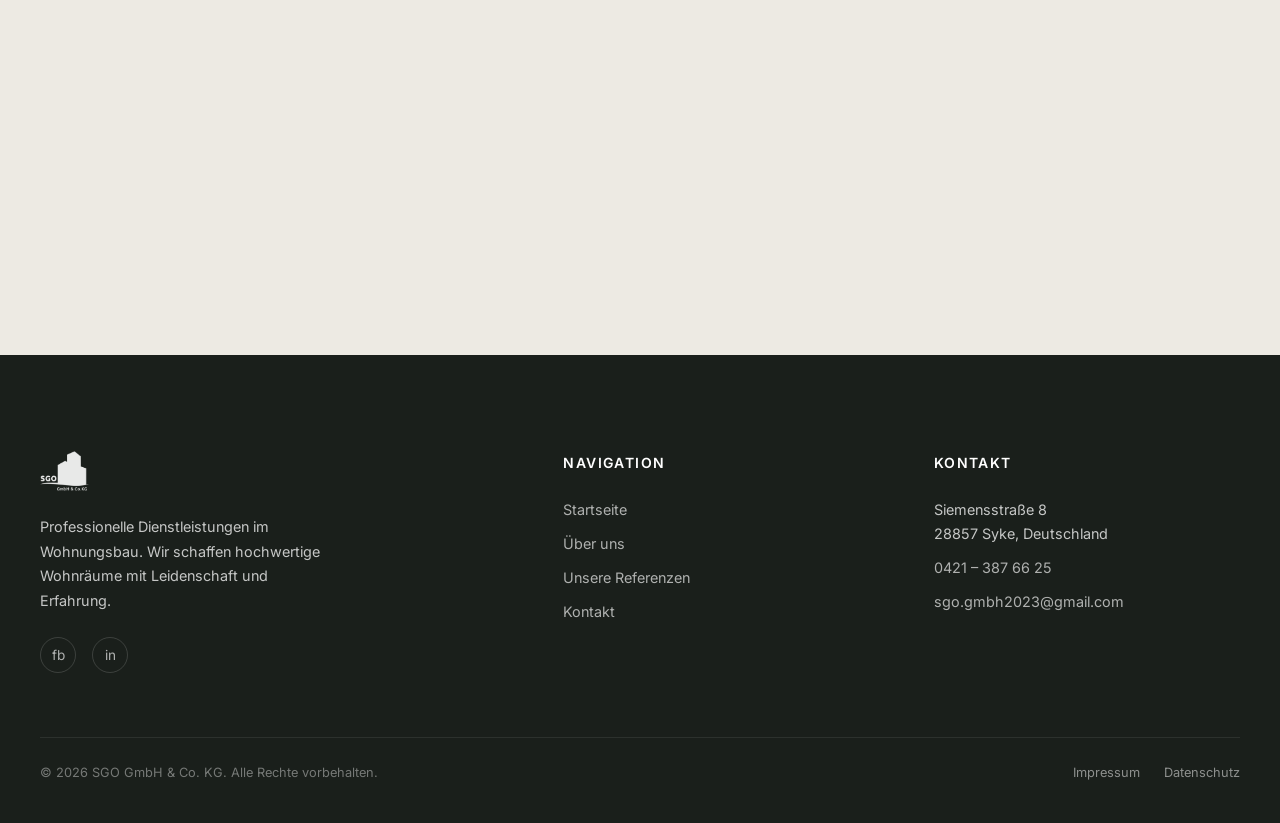
<file: kontakt.html>
<!DOCTYPE html>
<html lang="de">
<head>
  <meta charset="UTF-8">
  <meta name="viewport" content="width=device-width, initial-scale=1.0">
  <title>Kontakt – SGO GmbH & Co. KG</title>
  <meta name="description" content="Nehmen Sie Kontakt mit SGO GmbH & Co. KG auf. Wir beraten Sie gerne zu unseren Wohnprojekten. Telefon: 0421 – 387 66 25.">
  <meta property="og:title" content="Kontakt – SGO GmbH & Co. KG">
  <meta property="og:description" content="Kontaktieren Sie uns – wir beraten Sie gerne zu unseren Wohnprojekten.">
  <meta property="og:url" content="https://sgogmbh.de/kontakt.html">
  <link rel="preconnect" href="https://fonts.googleapis.com">
  <link rel="preconnect" href="https://fonts.gstatic.com" crossorigin>
  <link href="https://fonts.googleapis.com/css2?family=Cormorant+Garamond:ital,wght@0,400;0,500;0,600;1,400&family=Inter:wght@400;500;600&display=swap" rel="stylesheet">
  <link rel="stylesheet" href="style.css">
</head>
<body>

  <!-- Navigation -->
  <nav class="nav nav--scrolled" id="nav">
    <div class="nav__inner">
      <a href="index.html" class="nav__logo">
        <img src="assets/logo/sgo-logo.png" alt="SGO GmbH & Co. KG">
      </a>
      <ul class="nav__links">
        <li><a href="index.html">Startseite</a></li>
        <li><a href="uber-uns.html">Über uns</a></li>
        <li><a href="referenzen.html">Unsere Referenzen</a></li>
        <li><a href="kontakt.html" class="btn btn--primary btn--sm">Kontakt</a></li>
      </ul>
      <button class="nav__burger" id="navBurger" aria-label="Menü öffnen">
        <span></span><span></span><span></span>
      </button>
    </div>
  </nav>

  <!-- Hero -->
  <section class="hero hero--inner">
    <div class="hero__bg">
      <img src="assets/images/slide-2.png" alt="SGO GmbH – Kontakt" loading="eager">
    </div>
    <div class="hero__content">
      <p class="eyebrow reveal">Kontakt</p>
      <h1 class="reveal reveal--delay-1">Sprechen Sie uns an</h1>
      <p class="hero__sub reveal reveal--delay-2">Sie suchen eine Wohnung oder möchten in ein Wohnprojekt investieren? Wir helfen Ihnen gerne weiter.</p>
    </div>
  </section>

  <!-- Kontakt Content -->
  <section class="section" style="background: var(--bg-primary);">
    <div class="container">
      <div class="kontakt__inner">
        <div class="reveal">
          <div class="kontakt__info">
            <p class="eyebrow">Kontaktinformationen</p>
            <h2>Wir sind für Sie da</h2>
            <p>Ob Fragen zu einer unserer Wohnungen, Informationen zu Investitionsmöglichkeiten oder ein erstes unverbindliches Gespräch – nehmen Sie einfach Kontakt auf.</p>
          </div>
          <div class="contact-list">
            <div class="contact-item">
              <div class="contact-item__icon">
                <svg viewBox="0 0 24 24"><path d="M17.657 16.657L13.414 20.9a1.998 1.998 0 01-2.827 0l-4.244-4.243a8 8 0 1111.314 0z"/><path d="M15 11a3 3 0 11-6 0 3 3 0 016 0z"/></svg>
              </div>
              <div class="contact-item__text">
                <label>Adresse</label>
                <span>Siemensstraße 8, 28857 Syke<br>Deutschland</span>
              </div>
            </div>
            <div class="contact-item">
              <div class="contact-item__icon">
                <svg viewBox="0 0 24 24"><path d="M3 5a2 2 0 012-2h3.28a1 1 0 01.948.684l1.498 4.493a1 1 0 01-.502 1.21l-2.257 1.13a11.042 11.042 0 005.516 5.516l1.13-2.257a1 1 0 011.21-.502l4.493 1.498a1 1 0 01.684.949V19a2 2 0 01-2 2h-1C9.716 21 3 14.284 3 6V5z"/></svg>
              </div>
              <div class="contact-item__text">
                <label>Telefon</label>
                <a href="tel:+494213876625">0421 – 387 66 25</a>
              </div>
            </div>
            <div class="contact-item">
              <div class="contact-item__icon">
                <svg viewBox="0 0 24 24"><path d="M3 8l7.89 5.26a2 2 0 002.22 0L21 8M5 19h14a2 2 0 002-2V7a2 2 0 00-2-2H5a2 2 0 00-2 2v10a2 2 0 002 2z"/></svg>
              </div>
              <div class="contact-item__text">
                <label>E-Mail</label>
                <a href="mailto:sgo.gmbh2023@gmail.com">sgo.gmbh2023@gmail.com</a>
              </div>
            </div>
            <div class="contact-item">
              <div class="contact-item__icon">
                <svg viewBox="0 0 24 24"><path d="M3 8l7.89 5.26a2 2 0 002.22 0L21 8M5 19h14a2 2 0 002-2V7a2 2 0 00-2-2H5a2 2 0 00-2 2v10a2 2 0 002 2z"/></svg>
              </div>
              <div class="contact-item__text">
                <label>E-Mail (alternativ)</label>
                <a href="mailto:sgo.kg.2023@gmail.com">sgo.kg.2023@gmail.com</a>
              </div>
            </div>
          </div>
        </div>

        <div class="reveal reveal--right" style="background: var(--bg-card); border: 1px solid var(--border); border-radius: var(--radius-xl); padding: var(--space-xl);">
          <p class="eyebrow" style="margin-bottom: var(--space-sm);">Kontaktformular</p>
          <h3 style="font-family: var(--font-heading); font-size: 1.6rem; font-weight: 600; margin-bottom: var(--space-lg);">Schreiben Sie uns</h3>
          <form class="form" id="contactForm" action="https://api.web3forms.com/submit" method="POST" novalidate>
            <input type="hidden" name="access_key" value="9749c3a1-962e-42f0-85fa-0657b71dba5b">
            <input type="hidden" name="to_email" value="sgo.gmbh2023@gmail.com">
            <input type="hidden" name="subject" value="Neue Kontaktanfrage – SGO GmbH & Co. KG">
            <input type="hidden" name="from_name" value="SGO GmbH Website">
            <input type="checkbox" name="botcheck" style="display:none;">
            <div class="form__row">
              <div class="form__group">
                <label for="vorname">Vorname *</label>
                <input type="text" id="vorname" name="vorname" placeholder="Max" required>
              </div>
              <div class="form__group">
                <label for="nachname">Nachname *</label>
                <input type="text" id="nachname" name="nachname" placeholder="Mustermann" required>
              </div>
            </div>
            <div class="form__group">
              <label for="email">E-Mail-Adresse *</label>
              <input type="email" id="email" name="email" placeholder="max@beispiel.de" required>
            </div>
            <div class="form__group">
              <label for="telefon">Telefon</label>
              <input type="tel" id="telefon" name="telefon" placeholder="+49 000 000 0000">
            </div>
            <div class="form__group">
              <label for="betreff">Betreff</label>
              <input type="text" id="betreff" name="betreff" placeholder="Anfrage Wohnung / Investition">
            </div>
            <div class="form__group">
              <label for="nachricht">Ihre Nachricht *</label>
              <textarea id="nachricht" name="nachricht" rows="5" placeholder="Beschreiben Sie Ihr Anliegen..." required></textarea>
            </div>
            <button type="submit" class="btn btn--primary btn--full">Nachricht absenden</button>
            <p class="form__status" id="formStatus"></p>
          </form>
        </div>
      </div>
    </div>
  </section>

  <!-- Map -->
  <div style="width: 100%; height: 400px; background: var(--bg-secondary); overflow: hidden;">
    <iframe
      src="https://maps.google.com/maps?q=Siemensstra%C3%9Fe+8%2C+28857+Syke%2C+Deutschland&output=embed"
      width="100%" height="400" style="border:0; display:block;" allowfullscreen="" loading="lazy" referrerpolicy="no-referrer-when-downgrade"
      title="SGO GmbH & Co. KG – Siemensstraße 8, 28857 Syke">
    </iframe>
  </div>

  <!-- Footer -->
  <footer class="footer">
    <div class="container">
      <div class="footer__inner">
        <div>
          <div class="footer__logo">
            <img src="assets/logo/sgo-logo.png" alt="SGO GmbH & Co. KG">
          </div>
          <p class="footer__about">Professionelle Dienstleistungen im Wohnungsbau. Wir schaffen hochwertige Wohnräume mit Leidenschaft und Erfahrung.</p>
          <div class="footer__social">
            <a href="https://www.facebook.com/profile.php?id=61589733896285" target="_blank" rel="noopener noreferrer" aria-label="Facebook">fb</a>
            <a href="https://www.instagram.com/sgo_gmbh/" target="_blank" rel="noopener noreferrer" aria-label="Instagram">in</a>
          </div>
        </div>
        <div class="footer__col">
          <h4>Navigation</h4>
          <nav class="footer__nav">
            <a href="index.html">Startseite</a>
            <a href="uber-uns.html">Über uns</a>
            <a href="referenzen.html">Unsere Referenzen</a>
            <a href="kontakt.html">Kontakt</a>
          </nav>
        </div>
        <div class="footer__col">
          <h4>Kontakt</h4>
          <ul class="footer__contact-list">
            <li>Siemensstraße 8<br>28857 Syke, Deutschland</li>
            <li><a href="tel:+494213876625">0421 – 387 66 25</a></li>
            <li><a href="mailto:sgo.gmbh2023@gmail.com">sgo.gmbh2023@gmail.com</a></li>
          </ul>
        </div>
      </div>
      <div class="footer__bottom">
        <span>© 2026 SGO GmbH & Co. KG. Alle Rechte vorbehalten.</span>
        <div class="footer__legal">
          <a href="impressum.html">Impressum</a>
          <a href="datenschutz.html">Datenschutz</a>
        </div>
      </div>
    </div>
  </footer>

  <!-- Cookie Banner -->
  <div class="cookie-banner" id="cookieBanner" role="dialog" aria-label="Cookie-Einstellungen">
    <p>Diese Website verwendet Cookies, um Ihnen die bestmögliche Nutzererfahrung zu bieten. Weitere Informationen finden Sie in unserer <a href="datenschutz.html">Datenschutzerklärung</a>.</p>
    <div class="cookie-banner__btns">
      <button class="btn btn--sm cookie-accept" id="cookieAccept">Akzeptieren</button>
      <button class="btn btn--sm cookie-decline" id="cookieDecline">Ablehnen</button>
    </div>
  </div>

  <script src="app.js"></script>
</body>
</html>
</file>
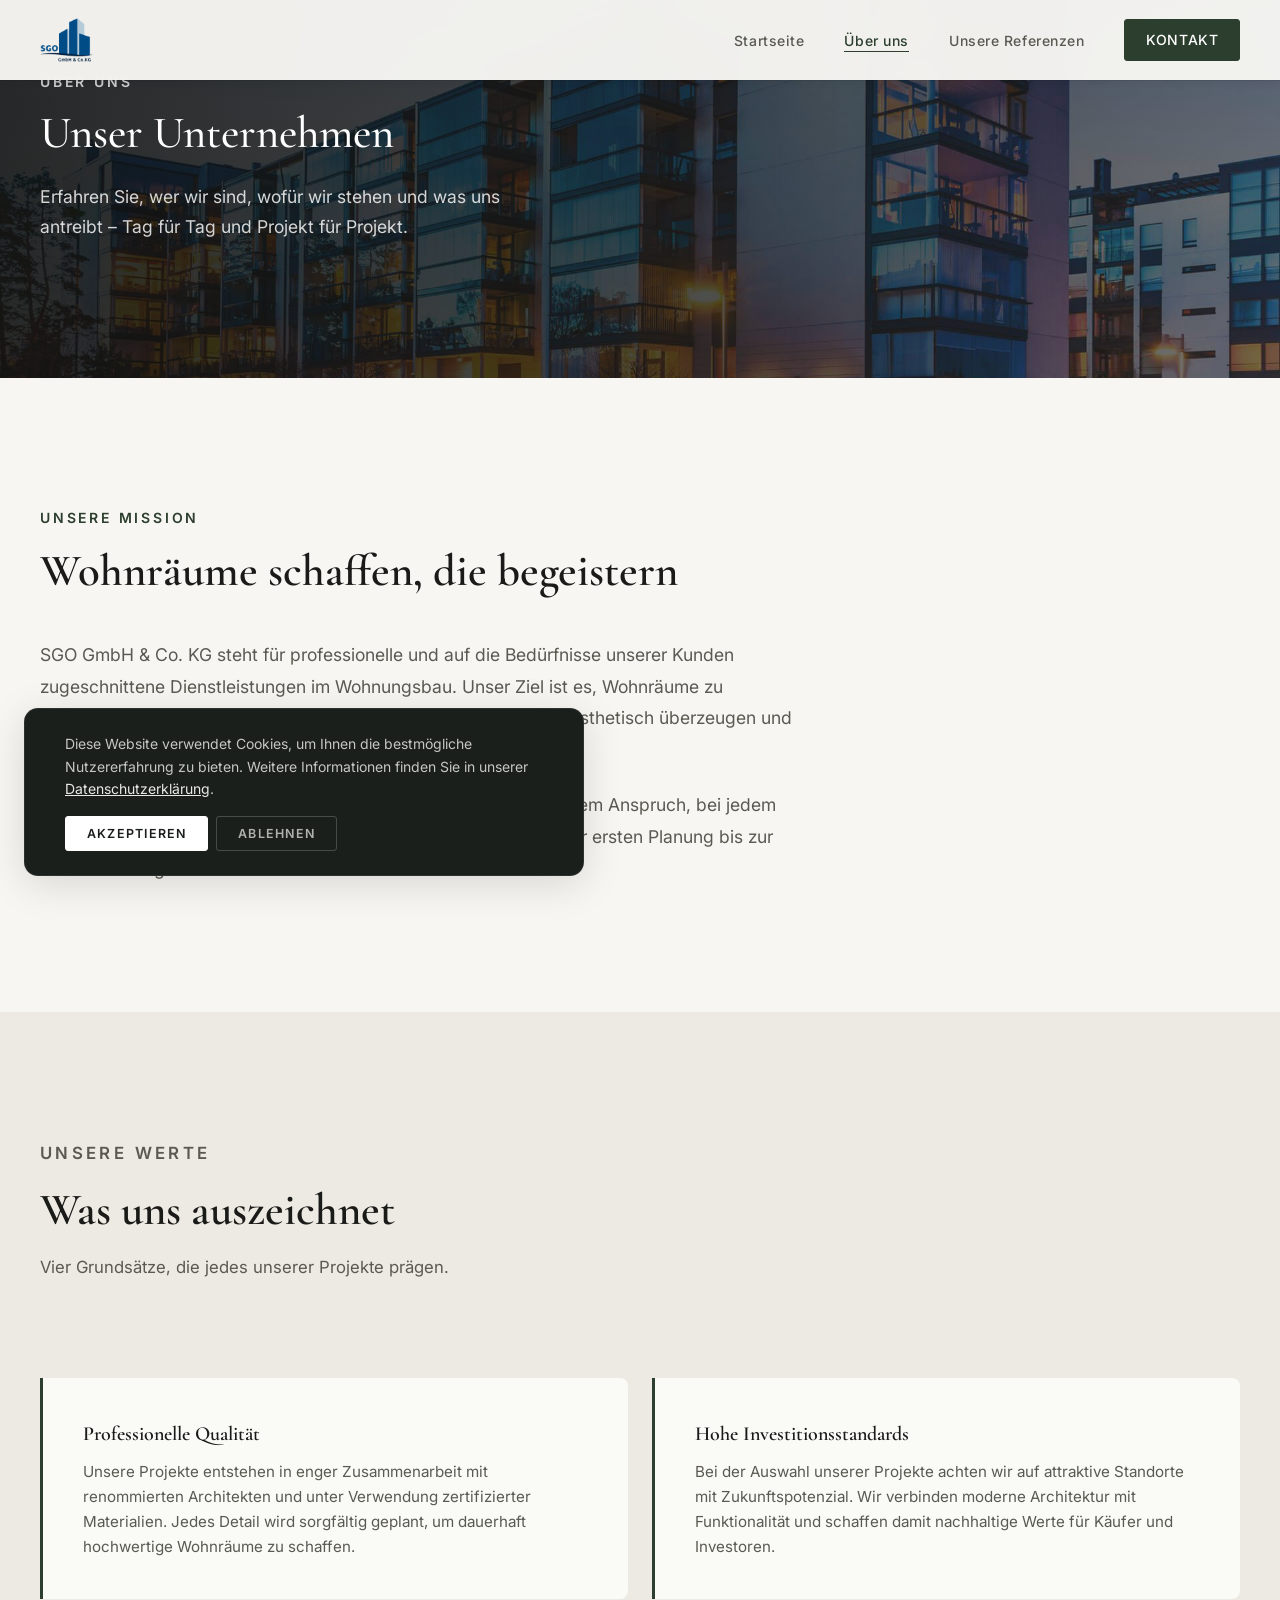
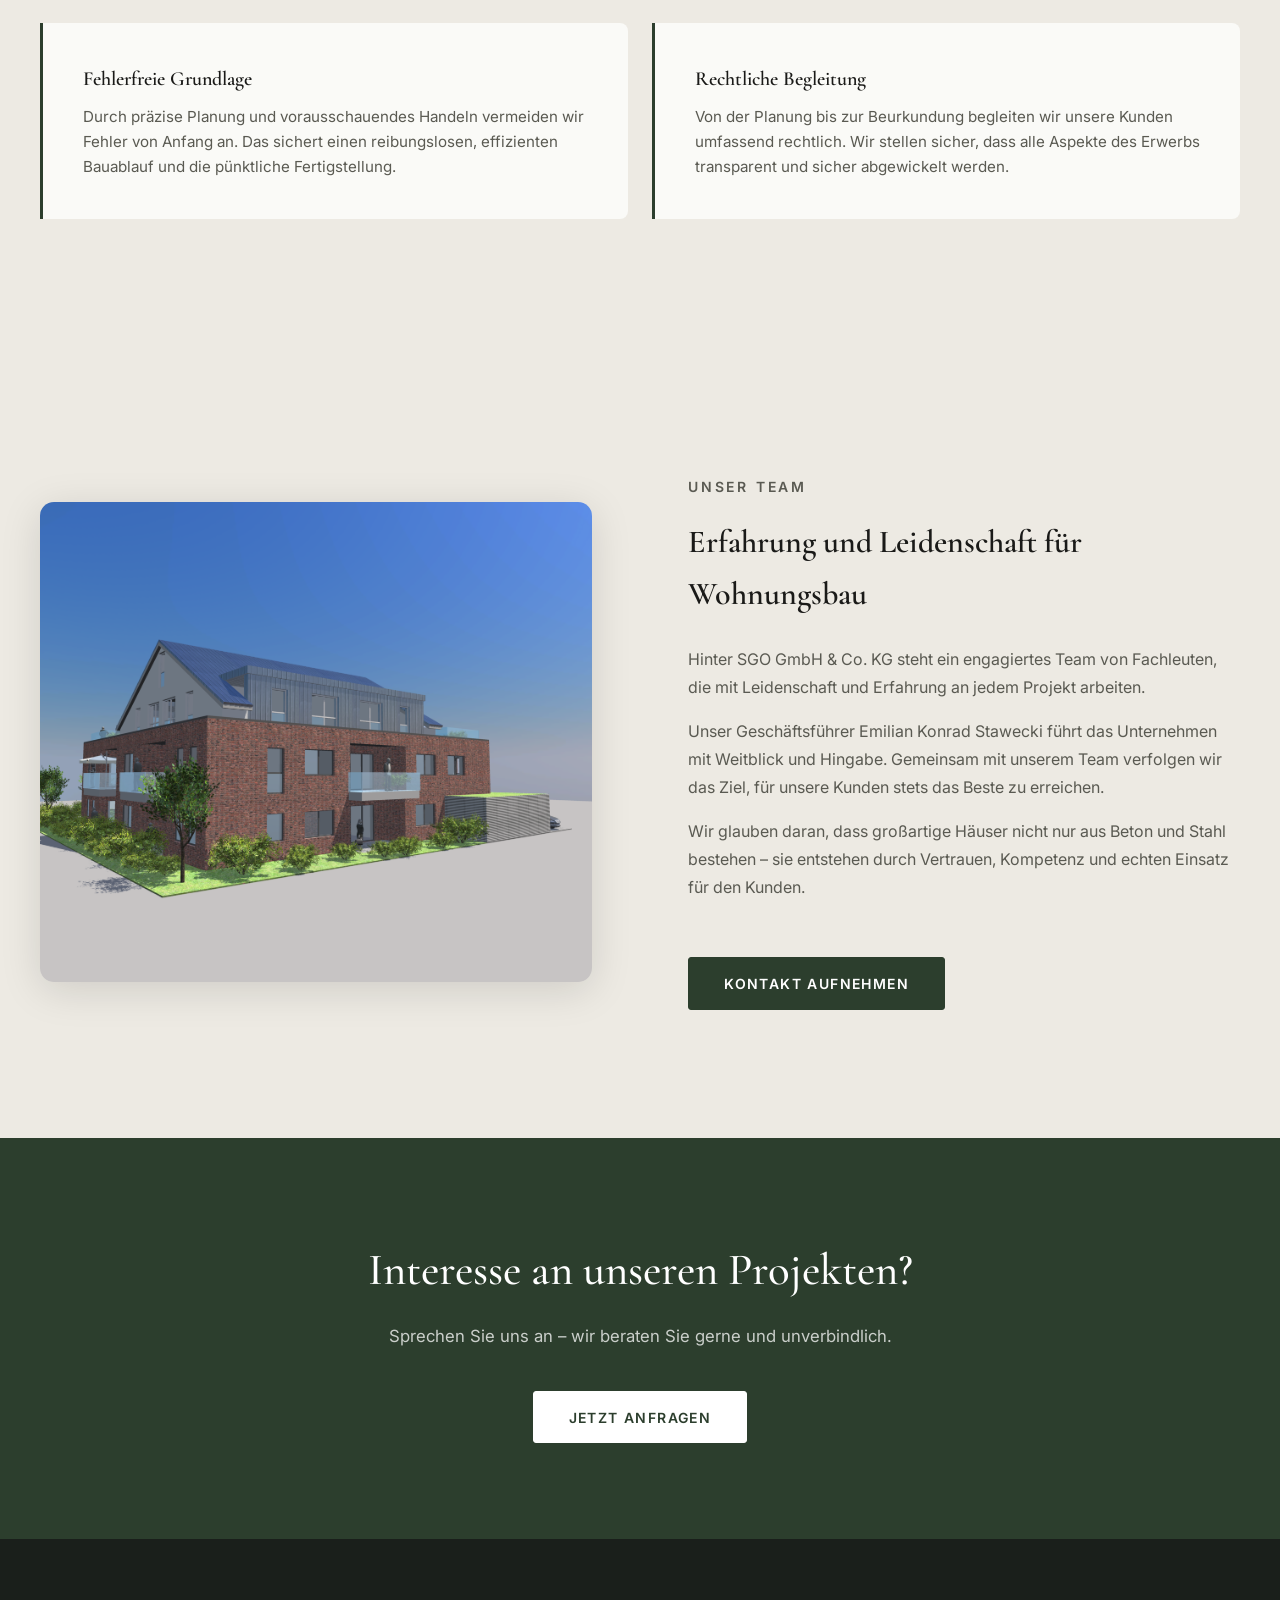
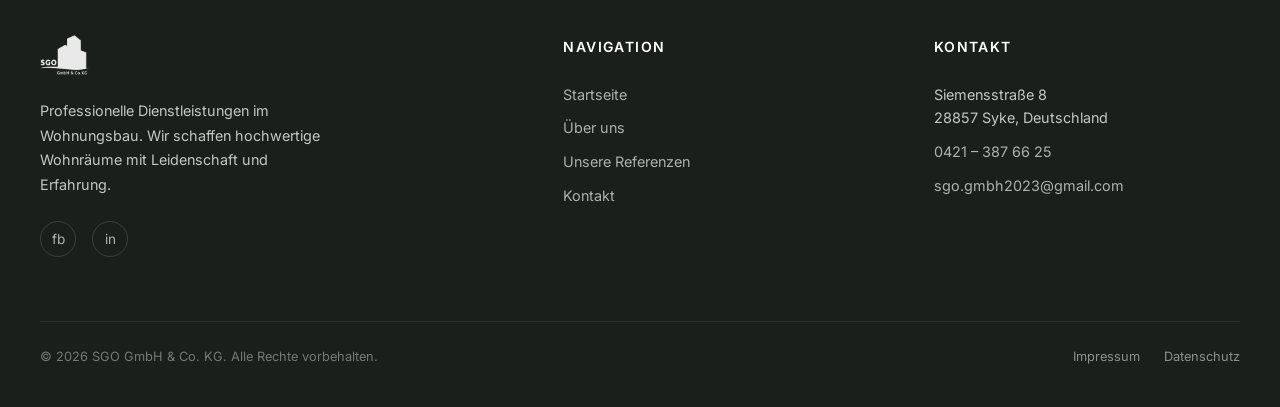
<file: uber-uns.html>
<!DOCTYPE html>
<html lang="de">
<head>
  <meta charset="UTF-8">
  <meta name="viewport" content="width=device-width, initial-scale=1.0">
  <title>Über uns – SGO GmbH & Co. KG</title>
  <meta name="description" content="Erfahren Sie mehr über SGO GmbH & Co. KG – unser Team, unsere Werte und unsere Leidenschaft für professionellen Wohnungsbau.">
  <meta property="og:title" content="Über uns – SGO GmbH & Co. KG">
  <meta property="og:description" content="Unser Team, unsere Werte und unsere Leidenschaft für professionellen Wohnungsbau.">
  <meta property="og:url" content="https://sgogmbh.de/uber-uns.html">
  <link rel="preconnect" href="https://fonts.googleapis.com">
  <link rel="preconnect" href="https://fonts.gstatic.com" crossorigin>
  <link href="https://fonts.googleapis.com/css2?family=Cormorant+Garamond:ital,wght@0,400;0,500;0,600;1,400&family=Inter:wght@400;500;600&display=swap" rel="stylesheet">
  <link rel="stylesheet" href="style.css">
</head>
<body>

  <!-- Navigation -->
  <nav class="nav nav--scrolled" id="nav">
    <div class="nav__inner">
      <a href="index.html" class="nav__logo">
        <img src="assets/logo/sgo-logo.png" alt="SGO GmbH & Co. KG">
      </a>
      <ul class="nav__links">
        <li><a href="index.html">Startseite</a></li>
        <li><a href="uber-uns.html">Über uns</a></li>
        <li><a href="referenzen.html">Unsere Referenzen</a></li>
        <li><a href="kontakt.html" class="btn btn--primary btn--sm">Kontakt</a></li>
      </ul>
      <button class="nav__burger" id="navBurger" aria-label="Menü öffnen">
        <span></span><span></span><span></span>
      </button>
    </div>
  </nav>

  <!-- Hero -->
  <section class="hero hero--inner">
    <div class="hero__bg">
      <img src="assets/images/projekt-hero.jpg" alt="SGO GmbH – Über uns" loading="eager">
    </div>
    <div class="hero__content">
      <p class="eyebrow reveal">Über uns</p>
      <h1 class="reveal reveal--delay-1">Unser Unternehmen</h1>
      <p class="hero__sub reveal reveal--delay-2">Erfahren Sie, wer wir sind, wofür wir stehen und was uns antreibt – Tag für Tag und Projekt für Projekt.</p>
    </div>
  </section>

  <!-- Mission -->
  <section class="section" style="background: var(--bg-primary);">
    <div class="container">
      <div style="max-width: 760px;">
        <p class="eyebrow reveal">Unsere Mission</p>
        <h2 class="reveal reveal--delay-1" style="font-family: var(--font-heading); font-size: var(--fs-h1); font-weight: 600; line-height: 1.2; margin-bottom: var(--space-lg);">
          Wohnräume schaffen, die begeistern
        </h2>
        <p class="reveal reveal--delay-2" style="color: var(--text-secondary); font-size: 1.1rem; line-height: 1.8; margin-bottom: var(--space-md);">
          SGO GmbH & Co. KG steht für professionelle und auf die Bedürfnisse unserer Kunden zugeschnittene Dienstleistungen im Wohnungsbau. Unser Ziel ist es, Wohnräume zu schaffen, die nicht nur technisch einwandfrei sind, sondern auch ästhetisch überzeugen und langfristig Freude bereiten.
        </p>
        <p class="reveal reveal--delay-2" style="color: var(--text-secondary); font-size: 1.1rem; line-height: 1.8;">
          Mit unserem Sitz in Syke betreuen wir Projekte in der Region mit dem Anspruch, bei jedem Bauvorhaben die höchsten Qualitätsstandards zu erfüllen – von der ersten Planung bis zur Schlüsselübergabe.
        </p>
      </div>
    </div>
  </section>

  <!-- Values -->
  <section class="section" style="background: var(--bg-secondary);">
    <div class="container">
      <div class="section-header reveal">
        <p class="eyebrow">Unsere Werte</p>
        <h2>Was uns auszeichnet</h2>
        <p>Vier Grundsätze, die jedes unserer Projekte prägen.</p>
      </div>
      <div class="values__grid">
        <div class="value-item reveal">
          <h3>Professionelle Qualität</h3>
          <p>Unsere Projekte entstehen in enger Zusammenarbeit mit renommierten Architekten und unter Verwendung zertifizierter Materialien. Jedes Detail wird sorgfältig geplant, um dauerhaft hochwertige Wohnräume zu schaffen.</p>
        </div>
        <div class="value-item reveal reveal--delay-1">
          <h3>Hohe Investitionsstandards</h3>
          <p>Bei der Auswahl unserer Projekte achten wir auf attraktive Standorte mit Zukunftspotenzial. Wir verbinden moderne Architektur mit Funktionalität und schaffen damit nachhaltige Werte für Käufer und Investoren.</p>
        </div>
        <div class="value-item reveal reveal--delay-2">
          <h3>Fehlerfreie Grundlage</h3>
          <p>Durch präzise Planung und vorausschauendes Handeln vermeiden wir Fehler von Anfang an. Das sichert einen reibungslosen, effizienten Bauablauf und die pünktliche Fertigstellung.</p>
        </div>
        <div class="value-item reveal reveal--delay-3">
          <h3>Rechtliche Begleitung</h3>
          <p>Von der Planung bis zur Beurkundung begleiten wir unsere Kunden umfassend rechtlich. Wir stellen sicher, dass alle Aspekte des Erwerbs transparent und sicher abgewickelt werden.</p>
        </div>
      </div>
    </div>
  </section>

  <!-- Team -->
  <section class="team section">
    <div class="container">
      <div class="team__inner">
        <div class="team__image reveal reveal--left">
          <img src="assets/images/westseite.png" alt="SGO GmbH & Co. KG – Bahnhofstraße 46 Westseite" loading="lazy">
        </div>
        <div class="team__text reveal reveal--right">
          <p class="eyebrow">Unser Team</p>
          <h2>Erfahrung und Leidenschaft für Wohnungsbau</h2>
          <p>Hinter SGO GmbH & Co. KG steht ein engagiertes Team von Fachleuten, die mit Leidenschaft und Erfahrung an jedem Projekt arbeiten.</p>
          <p>Unser Geschäftsführer Emilian Konrad Stawecki führt das Unternehmen mit Weitblick und Hingabe. Gemeinsam mit unserem Team verfolgen wir das Ziel, für unsere Kunden stets das Beste zu erreichen.</p>
          <p>Wir glauben daran, dass großartige Häuser nicht nur aus Beton und Stahl bestehen – sie entstehen durch Vertrauen, Kompetenz und echten Einsatz für den Kunden.</p>
          <a href="kontakt.html" class="btn btn--primary mt-lg">Kontakt aufnehmen</a>
        </div>
      </div>
    </div>
  </section>

  <!-- CTA Banner -->
  <section class="cta-banner">
    <div class="container">
      <h2>Interesse an unseren Projekten?</h2>
      <p>Sprechen Sie uns an – wir beraten Sie gerne und unverbindlich.</p>
      <a href="kontakt.html" class="btn btn--light">Jetzt anfragen</a>
    </div>
  </section>

  <!-- Footer -->
  <footer class="footer">
    <div class="container">
      <div class="footer__inner">
        <div>
          <div class="footer__logo">
            <img src="assets/logo/sgo-logo.png" alt="SGO GmbH & Co. KG">
          </div>
          <p class="footer__about">Professionelle Dienstleistungen im Wohnungsbau. Wir schaffen hochwertige Wohnräume mit Leidenschaft und Erfahrung.</p>
          <div class="footer__social">
            <a href="https://www.facebook.com/profile.php?id=61589733896285" target="_blank" rel="noopener noreferrer" aria-label="Facebook">fb</a>
            <a href="https://www.instagram.com/sgo_gmbh/" target="_blank" rel="noopener noreferrer" aria-label="Instagram">in</a>
          </div>
        </div>
        <div class="footer__col">
          <h4>Navigation</h4>
          <nav class="footer__nav">
            <a href="index.html">Startseite</a>
            <a href="uber-uns.html">Über uns</a>
            <a href="referenzen.html">Unsere Referenzen</a>
            <a href="kontakt.html">Kontakt</a>
          </nav>
        </div>
        <div class="footer__col">
          <h4>Kontakt</h4>
          <ul class="footer__contact-list">
            <li>Siemensstraße 8<br>28857 Syke, Deutschland</li>
            <li><a href="tel:+494213876625">0421 – 387 66 25</a></li>
            <li><a href="mailto:sgo.gmbh2023@gmail.com">sgo.gmbh2023@gmail.com</a></li>
          </ul>
        </div>
      </div>
      <div class="footer__bottom">
        <span>© 2026 SGO GmbH & Co. KG. Alle Rechte vorbehalten.</span>
        <div class="footer__legal">
          <a href="impressum.html">Impressum</a>
          <a href="datenschutz.html">Datenschutz</a>
        </div>
      </div>
    </div>
  </footer>

  <!-- Cookie Banner -->
  <div class="cookie-banner" id="cookieBanner" role="dialog" aria-label="Cookie-Einstellungen">
    <p>Diese Website verwendet Cookies, um Ihnen die bestmögliche Nutzererfahrung zu bieten. Weitere Informationen finden Sie in unserer <a href="datenschutz.html">Datenschutzerklärung</a>.</p>
    <div class="cookie-banner__btns">
      <button class="btn btn--sm cookie-accept" id="cookieAccept">Akzeptieren</button>
      <button class="btn btn--sm cookie-decline" id="cookieDecline">Ablehnen</button>
    </div>
  </div>

  <script src="app.js"></script>
</body>
</html>
</file>
<file: style.css>
/* ============================================================
   SGO GmbH & Co. KG — Design System
   ============================================================ */

/* --- Tokens --- */
:root {
  /* Colors */
  --bg-primary: #F7F6F3;
  --bg-secondary: #EDEAE3;
  --bg-card: #FAFAF7;
  --accent: #2C3E2D;
  --accent-light: #3D5240;
  --accent-dark: #1E2C1F;
  --accent-glow: rgba(44, 62, 45, 0.10);
  --text-primary: #1A1A18;
  --text-secondary: #5A5A52;
  --text-muted: #8A8A80;
  --border: rgba(0,0,0,0.08);
  --border-accent: rgba(44,62,45,0.25);

  /* Typography */
  --font-heading: 'Cormorant Garamond', Georgia, serif;
  --font-body: 'Inter', system-ui, sans-serif;

  /* Spacing */
  --space-xs: 0.5rem;
  --space-sm: 1rem;
  --space-md: 1.5rem;
  --space-lg: 2.5rem;
  --space-xl: 4rem;
  --space-2xl: 6rem;
  --space-3xl: 8rem;

  /* Typography scale */
  --fs-hero: clamp(2.4rem, 5.5vw, 4.8rem);
  --fs-h1: clamp(1.9rem, 3.5vw, 3.2rem);
  --fs-h2: clamp(1.5rem, 2.5vw, 2.4rem);
  --fs-h3: clamp(1.1rem, 1.8vw, 1.5rem);
  --fs-body: 1rem;
  --fs-small: 0.875rem;
  --ls-wide: 0.1em;
  --ls-wider: 0.2em;

  /* Layout */
  --max-width: 1280px;
  --nav-height: 80px;

  /* Radius */
  --radius-sm: 3px;
  --radius-md: 8px;
  --radius-lg: 14px;
  --radius-xl: 20px;

  /* Shadows */
  --shadow-sm: 0 2px 8px rgba(0,0,0,0.06);
  --shadow-md: 0 4px 20px rgba(0,0,0,0.10);
  --shadow-lg: 0 8px 40px rgba(0,0,0,0.13);

  /* Transitions */
  --t-fast: 0.15s ease;
  --t-normal: 0.3s ease;
  --t-slow: 0.5s ease;
  --t-spring: 0.6s cubic-bezier(0.34, 1.56, 0.64, 1);
}

/* --- Reset & Base --- */
*, *::before, *::after { margin: 0; padding: 0; box-sizing: border-box; }
html {
  scroll-behavior: smooth;
  scroll-padding-top: var(--nav-height);
  font-size: 16px;
  overflow-x: hidden;
}
body {
  font-family: var(--font-body);
  background: var(--bg-primary);
  color: var(--text-primary);
  line-height: 1.65;
  -webkit-font-smoothing: antialiased;
}
img, video { max-width: 100%; display: block; }
a { color: inherit; text-decoration: none; }
ul { list-style: none; }
button { font-family: inherit; border: none; background: none; cursor: pointer; }
input, textarea, select { font-family: inherit; outline: none; }

/* --- Layout --- */
.container {
  max-width: var(--max-width);
  margin: 0 auto;
  padding: 0 var(--space-lg);
}
@media (max-width: 768px) { .container { padding: 0 var(--space-sm); } }

.section { padding: var(--space-3xl) 0; }
@media (max-width: 768px) { .section { padding: var(--space-2xl) 0; } }

.eyebrow {
  font-size: var(--fs-small);
  font-weight: 600;
  letter-spacing: var(--ls-wider);
  text-transform: uppercase;
  color: var(--accent);
  margin-bottom: var(--space-sm);
}

.section-header { margin-bottom: var(--space-2xl); }
.section-header h2 {
  font-family: var(--font-heading);
  font-size: var(--fs-h1);
  font-weight: 600;
  line-height: 1.2;
  margin-bottom: var(--space-sm);
  color: var(--text-primary);
}
.section-header p {
  color: var(--text-secondary);
  max-width: 600px;
  font-size: 1.05rem;
}

/* --- Buttons --- */
.btn {
  display: inline-flex;
  align-items: center;
  gap: 0.5rem;
  padding: 0.85rem 2.2rem;
  border-radius: var(--radius-sm);
  font-family: var(--font-body);
  font-weight: 600;
  font-size: var(--fs-small);
  letter-spacing: var(--ls-wide);
  text-decoration: none;
  border: 1.5px solid transparent;
  cursor: pointer;
  transition: all var(--t-normal);
  text-transform: uppercase;
}
.btn--primary { background: var(--accent); color: #fff; border-color: var(--accent); }
.btn--primary:hover { background: var(--accent-light); border-color: var(--accent-light); transform: translateY(-2px); box-shadow: var(--shadow-md); }
.btn--ghost { background: transparent; color: var(--text-primary); border-color: var(--border); }
.btn--ghost:hover { border-color: var(--accent); color: var(--accent); }
.btn--outline { background: transparent; color: var(--accent); border-color: var(--accent); }
.btn--outline:hover { background: var(--accent); color: #fff; }
.btn--sm { padding: 0.55rem 1.3rem; font-size: 0.8rem; }
.btn--full { width: 100%; justify-content: center; }
.btn--light { background: #fff; color: var(--accent); border-color: #fff; }
.btn--light:hover { background: var(--bg-secondary); }

/* ============================================================
   NAVIGATION
   ============================================================ */
.nav {
  position: fixed;
  top: 0; left: 0; right: 0;
  height: var(--nav-height);
  z-index: 1000;
  transition: background var(--t-normal), box-shadow var(--t-normal);
}
.nav--scrolled {
  background: rgba(247, 246, 243, 0.97);
  backdrop-filter: blur(12px);
  box-shadow: 0 1px 0 var(--border), var(--shadow-sm);
}
.nav__inner {
  max-width: var(--max-width);
  margin: 0 auto;
  padding: 0 var(--space-lg);
  height: 100%;
  display: flex;
  align-items: center;
  justify-content: space-between;
}
@media (max-width: 768px) { .nav__inner { padding: 0 var(--space-sm); } }

.nav__logo {
  display: flex;
  align-items: center;
  flex-shrink: 0;
}
.nav__logo img {
  height: 44px;
  width: auto;
  object-fit: contain;
}

.nav__links {
  display: flex;
  align-items: center;
  gap: var(--space-lg);
}
.nav__links a {
  font-size: var(--fs-small);
  font-weight: 500;
  letter-spacing: 0.04em;
  color: var(--text-secondary);
  transition: color var(--t-fast);
  position: relative;
}
.nav__links a::after {
  content: '';
  position: absolute;
  bottom: -3px; left: 0; right: 0;
  height: 1px;
  background: var(--accent);
  transform: scaleX(0);
  transition: transform var(--t-normal);
}
.nav__links a:hover { color: var(--accent); }
.nav__links a:hover::after,
.nav__links a.active::after { transform: scaleX(1); }
.nav__links a.active { color: var(--accent); }
.nav__links .btn { color: #fff; }
.nav__links .btn::after { display: none; }

/* Nav — hero variant (transparent) */
.nav--hero .nav__logo img { filter: none; }
.nav--hero.nav--scrolled .nav__logo img { filter: none; }
.nav--hero .nav__links a { color: rgba(255,255,255,0.85); }
.nav--hero .nav__links a:hover { color: #fff; }
.nav--hero.nav--scrolled .nav__links a { color: var(--text-secondary); }
.nav--hero.nav--scrolled .nav__links a:hover { color: var(--accent); }

.nav__burger {
  display: none;
  flex-direction: column;
  gap: 5px;
  width: 32px;
  cursor: pointer;
  padding: 4px 0;
}
.nav__burger span {
  display: block;
  height: 2px;
  background: var(--text-primary);
  border-radius: 2px;
  transition: all var(--t-normal);
}
.nav--hero .nav__burger span { background: #fff; }
.nav--hero.nav--scrolled .nav__burger span { background: var(--text-primary); }

.nav__burger.active span:nth-child(1) { transform: translateY(7px) rotate(45deg); }
.nav__burger.active span:nth-child(2) { opacity: 0; }
.nav__burger.active span:nth-child(3) { transform: translateY(-7px) rotate(-45deg); }

@media (max-width: 900px) {
  .nav__burger { display: flex; }
  .nav__links {
    display: none;
    position: fixed;
    top: var(--nav-height);
    left: 0; right: 0;
    background: var(--bg-primary);
    flex-direction: column;
    gap: 0;
    padding: var(--space-md) 0 var(--space-lg);
    border-top: 1px solid var(--border);
    box-shadow: var(--shadow-lg);
  }
  .nav__links.open { display: flex; }
  .nav__links li { width: 100%; }
  .nav__links a {
    display: block;
    padding: 0.9rem var(--space-lg);
    color: var(--text-primary);
    font-size: 1rem;
    border-bottom: 1px solid var(--border);
  }
  .nav__links a::after { display: none; }
  .nav__links li:last-child a { border-bottom: none; }
  .nav__links .btn {
    margin: var(--space-sm) var(--space-lg) 0;
    width: calc(100% - var(--space-lg) * 2);
    text-align: center;
  }
}

/* ============================================================
   HERO
   ============================================================ */
.hero {
  position: relative;
  min-height: 100svh;
  display: flex;
  align-items: center;
  overflow: hidden;
}
.hero__bg {
  position: absolute;
  inset: 0;
  z-index: 0;
}
.hero__bg img {
  width: 100%;
  height: 100%;
  object-fit: cover;
  object-position: center;
}
.hero__bg::after {
  content: '';
  position: absolute;
  inset: 0;
  background: linear-gradient(
    to right,
    rgba(10,12,10,0.75) 0%,
    rgba(10,12,10,0.45) 55%,
    rgba(10,12,10,0.15) 100%
  );
}

/* Slider */
.hero__slides {
  position: absolute;
  inset: 0;
  z-index: 0;
}
.hero__slide {
  position: absolute;
  inset: 0;
  opacity: 0;
  transition: opacity 1s ease;
  pointer-events: none;
}
.hero__slide.active {
  opacity: 1;
  pointer-events: auto;
}
.hero__slide img {
  width: 100%;
  height: 100%;
  object-fit: cover;
  object-position: center;
}
.hero__slide::after {
  content: '';
  position: absolute;
  inset: 0;
  background: linear-gradient(
    to right,
    rgba(10,12,10,0.72) 0%,
    rgba(10,12,10,0.42) 55%,
    rgba(10,12,10,0.12) 100%
  );
}

/* Slider nav (01 / 02) — right side, vertically centered */
.hero__slider-nav {
  position: absolute;
  right: var(--space-lg);
  top: 50%;
  transform: translateY(-50%);
  z-index: 2;
  display: flex;
  flex-direction: column;
  align-items: flex-end;
  gap: 14px;
}
@media (max-width: 768px) {
  .hero__slider-nav {
    right: var(--space-sm);
    top: auto;
    bottom: var(--space-lg);
    transform: none;
  }
}
.hero__slider-row {
  display: flex;
  align-items: center;
  gap: 10px;
}
.hero__slider-btn {
  font-family: var(--font-body);
  font-size: 0.78rem;
  font-weight: 600;
  letter-spacing: 0.1em;
  color: rgba(255,255,255,0.4);
  background: none;
  border: none;
  cursor: pointer;
  padding: 0;
  transition: color var(--t-normal);
}
.hero__slider-btn.active {
  color: #fff;
}
.hero__slider-btn:hover { color: rgba(255,255,255,0.8); }

.hero__slider-sep {
  width: 30px;
  height: 1px;
  background: rgba(255,255,255,0.5);
  opacity: 0;
  transition: opacity var(--t-normal);
}
.hero__slider-sep.active {
  opacity: 1;
}
.hero__content {
  position: relative;
  z-index: 1;
  max-width: var(--max-width);
  margin: 0 auto;
  padding: calc(var(--nav-height) + var(--space-xl)) var(--space-lg) var(--space-xl);
  width: 100%;
}
.hero__content .eyebrow { color: rgba(255,255,255,0.75); }
.hero__content h1 {
  font-family: var(--font-heading);
  font-size: var(--fs-hero);
  font-weight: 500;
  line-height: 1.1;
  color: #fff;
  max-width: 700px;
  margin-bottom: var(--space-md);
}
.hero__content h1 em {
  font-style: normal;
  color: rgba(255,255,255,0.65);
}
.hero__sub {
  color: rgba(255,255,255,0.80);
  font-size: 1.1rem;
  max-width: 520px;
  margin-bottom: var(--space-lg);
  line-height: 1.7;
}
.hero__cta { display: flex; gap: var(--space-sm); flex-wrap: wrap; }

/* Hero — inner pages (smaller) */
.hero--inner {
  min-height: 42vh;
  align-items: flex-end;
}
.hero--inner .hero__content {
  padding-top: var(--space-lg);
  padding-bottom: var(--space-2xl);
}
.hero--inner h1 { font-size: var(--fs-h1); color: #fff; }
.hero--inner .eyebrow { color: rgba(255,255,255,0.75); }
.hero--inner .hero__sub { color: rgba(255,255,255,0.82); }

/* Hero — text only (no image bg) */
.hero--light {
  background: var(--bg-secondary);
  min-height: 36vh;
  align-items: flex-end;
}
.hero--light .hero__content h1,
.hero--light .hero__content .eyebrow { color: var(--text-primary); }
.hero--light .hero__content .eyebrow { color: var(--accent); }
.hero--light .hero__sub { color: var(--text-secondary); }

@media (max-width: 768px) {
  .hero__content { padding: calc(var(--nav-height) + var(--space-lg)) var(--space-sm) var(--space-xl); }
  .hero__bg::after {
    background: rgba(10,12,10,0.60);
  }
}

/* ============================================================
   FEATURES / VALUES GRID
   ============================================================ */
.features { background: var(--bg-primary); }
.features__grid {
  display: grid;
  grid-template-columns: repeat(3, 1fr);
  gap: var(--space-md);
}
@media (max-width: 900px) { .features__grid { grid-template-columns: 1fr; gap: var(--space-sm); } }

.feature-card {
  background: var(--bg-card);
  border: 1px solid var(--border);
  border-radius: var(--radius-lg);
  padding: var(--space-lg);
  transition: box-shadow var(--t-normal), transform var(--t-normal);
}
.feature-card:hover { box-shadow: var(--shadow-md); transform: translateY(-3px); }
.feature-card__icon {
  width: 48px;
  height: 48px;
  background: var(--accent-glow);
  border-radius: var(--radius-md);
  display: flex;
  align-items: center;
  justify-content: center;
  margin-bottom: var(--space-md);
  color: var(--accent);
}
.feature-card__icon svg { width: 24px; height: 24px; stroke: currentColor; fill: none; stroke-width: 1.5; }
.feature-card h3 {
  font-family: var(--font-heading);
  font-size: var(--fs-h3);
  font-weight: 600;
  margin-bottom: var(--space-xs);
  color: var(--text-primary);
}
.feature-card p { color: var(--text-secondary); font-size: 0.95rem; line-height: 1.65; }

/* ============================================================
   PROJECT HIGHLIGHT
   ============================================================ */
.project-highlight { background: var(--bg-secondary); }
.project-highlight__inner {
  display: grid;
  grid-template-columns: 1fr 1fr;
  gap: var(--space-2xl);
  align-items: center;
}
@media (max-width: 900px) { .project-highlight__inner { grid-template-columns: 1fr; } }

.project-highlight__image {
  border-radius: var(--radius-lg);
  overflow: hidden;
  box-shadow: var(--shadow-lg);
  aspect-ratio: 4/3;
}
.project-highlight__image img {
  width: 100%;
  height: 100%;
  object-fit: cover;
  transition: transform 0.7s ease;
}
.project-highlight__image:hover img { transform: scale(1.03); }

.project-highlight__text .eyebrow { margin-bottom: var(--space-xs); }
.project-highlight__text h2 {
  font-family: var(--font-heading);
  font-size: var(--fs-h2);
  font-weight: 600;
  margin-bottom: var(--space-md);
  line-height: 1.2;
}
.project-highlight__text p {
  color: var(--text-secondary);
  margin-bottom: var(--space-md);
  line-height: 1.7;
}

.project-stats {
  display: grid;
  grid-template-columns: repeat(3, 1fr);
  gap: var(--space-sm);
  margin: var(--space-lg) 0;
  padding: var(--space-md) 0;
  border-top: 1px solid var(--border);
  border-bottom: 1px solid var(--border);
}
.project-stat__value {
  font-family: var(--font-heading);
  font-size: 2rem;
  font-weight: 600;
  color: var(--accent);
  line-height: 1;
  margin-bottom: 4px;
}
.project-stat__label {
  font-size: var(--fs-small);
  color: var(--text-muted);
  letter-spacing: 0.05em;
}

/* ============================================================
   PARTNER SECTION
   ============================================================ */
.partner { background: var(--bg-primary); padding: var(--space-2xl) 0; }
.partner__inner {
  display: flex;
  align-items: center;
  gap: var(--space-2xl);
  border: 1px solid var(--border);
  border-radius: var(--radius-lg);
  padding: var(--space-xl) var(--space-2xl);
}
@media (max-width: 768px) {
  .partner__inner { flex-direction: column; padding: var(--space-lg); gap: var(--space-lg); text-align: center; }
}
.partner__logo img { height: 64px; width: auto; object-fit: contain; }
.partner__divider { width: 1px; height: 80px; background: var(--border); flex-shrink: 0; }
@media (max-width: 768px) { .partner__divider { width: 80px; height: 1px; } }
.partner__text h3 {
  font-family: var(--font-heading);
  font-size: var(--fs-h3);
  margin-bottom: var(--space-xs);
}
.partner__text p { color: var(--text-secondary); font-size: 0.95rem; }

/* ============================================================
   INSTAGRAM CTA
   ============================================================ */
.instagram-cta {
  background: var(--accent);
  padding: var(--space-xl) 0;
  text-align: center;
}
.instagram-cta h3 {
  font-family: var(--font-heading);
  font-size: var(--fs-h2);
  color: #fff;
  margin-bottom: var(--space-sm);
  font-weight: 500;
}
.instagram-cta p { color: rgba(255,255,255,0.75); margin-bottom: var(--space-md); }
.instagram-cta .btn--light:hover { transform: translateY(-2px); }

/* ============================================================
   REFERENZEN — WOHNUNGEN GRID
   ============================================================ */
.wohnungen { background: var(--bg-primary); }
.wohnungen__grid {
  display: grid;
  grid-template-columns: repeat(3, 1fr);
  gap: var(--space-md);
}
@media (max-width: 1100px) { .wohnungen__grid { grid-template-columns: repeat(2, 1fr); } }
@media (max-width: 600px) { .wohnungen__grid { grid-template-columns: 1fr; } }

.wohnung-card {
  background: var(--bg-card);
  border: 1px solid var(--border);
  border-radius: var(--radius-lg);
  overflow: hidden;
  transition: box-shadow var(--t-normal), transform var(--t-normal);
  cursor: pointer;
}
.wohnung-card:hover { box-shadow: var(--shadow-lg); transform: translateY(-4px); }

.wohnung-card__image {
  aspect-ratio: 4/3;
  overflow: hidden;
  background: var(--bg-secondary);
}
.wohnung-card__image img {
  width: 100%;
  height: 100%;
  object-fit: cover;
  transition: transform 0.5s ease;
}
.wohnung-card:hover .wohnung-card__image img { transform: scale(1.05); }

.wohnung-card__body { padding: var(--space-md); }
.wohnung-card__nr {
  font-size: 0.75rem;
  font-weight: 600;
  letter-spacing: var(--ls-wider);
  text-transform: uppercase;
  color: var(--accent);
  margin-bottom: 4px;
}
.wohnung-card__title {
  font-family: var(--font-heading);
  font-size: 1.3rem;
  font-weight: 600;
  margin-bottom: var(--space-xs);
}
.wohnung-card__status {
  font-size: var(--fs-small);
  font-weight: 600;
  margin-bottom: var(--space-md);
}
.wohnung-card__status--available { color: #2d7a3a; }
.wohnung-card__status--reserved  { color: #b45309; }
.wohnung-card__status--sold      { color: #b91c1c; }
.wohnung-card__footer {
  display: flex;
  align-items: center;
  justify-content: space-between;
  padding-top: var(--space-sm);
  border-top: 1px solid var(--border);
}
.wohnung-card__price {
  font-family: var(--font-heading);
  font-size: 1.1rem;
  font-weight: 600;
  color: var(--text-primary);
}

/* ============================================================
   MODAL
   ============================================================ */
.modal-overlay {
  display: none;
  position: fixed;
  inset: 0;
  background: rgba(10,12,10,0.65);
  backdrop-filter: blur(6px);
  z-index: 2000;
  align-items: center;
  justify-content: center;
  padding: var(--space-md);
}
.modal-overlay.open { display: flex; }

.modal {
  background: var(--bg-card);
  border-radius: var(--radius-xl);
  max-width: 680px;
  width: 100%;
  max-height: 90vh;
  overflow-y: auto;
  position: relative;
  box-shadow: var(--shadow-lg);
}
.modal__close {
  position: absolute;
  top: var(--space-sm);
  right: var(--space-sm);
  width: 36px;
  height: 36px;
  background: var(--bg-secondary);
  border-radius: 50%;
  display: flex;
  align-items: center;
  justify-content: center;
  cursor: pointer;
  transition: background var(--t-fast);
  z-index: 1;
  font-size: 1.2rem;
  color: var(--text-secondary);
}
.modal__close:hover { background: var(--border); }

.modal__image {
  border-radius: var(--radius-xl) var(--radius-xl) 0 0;
  overflow: hidden;
  background: var(--bg-secondary);
}
.modal__image img { width: 100%; height: auto; display: block; }
.modal__body { padding: var(--space-lg); }
.modal__nr {
  font-size: var(--fs-small);
  font-weight: 600;
  letter-spacing: var(--ls-wider);
  text-transform: uppercase;
  color: var(--accent);
  margin-bottom: 4px;
}
.modal__title {
  font-family: var(--font-heading);
  font-size: var(--fs-h2);
  font-weight: 600;
  margin-bottom: var(--space-md);
}
.modal__meta {
  display: grid;
  grid-template-columns: repeat(2, 1fr);
  gap: var(--space-sm);
  margin-bottom: var(--space-md);
  padding-bottom: var(--space-md);
  border-bottom: 1px solid var(--border);
}
.modal__meta-item label {
  display: block;
  font-size: var(--fs-small);
  color: var(--text-muted);
  margin-bottom: 2px;
}
.modal__meta-item span {
  font-weight: 600;
  color: var(--text-primary);
}
.modal__desc { color: var(--text-secondary); line-height: 1.7; margin-bottom: var(--space-md); }
.modal__cta { display: flex; gap: var(--space-sm); flex-wrap: wrap; }

/* ============================================================
   ÜBER UNS — VALUES
   ============================================================ */
.values__grid {
  display: grid;
  grid-template-columns: repeat(2, 1fr);
  gap: var(--space-md);
}
@media (max-width: 768px) { .values__grid { grid-template-columns: 1fr; } }

.value-item {
  padding: var(--space-lg);
  border-left: 3px solid var(--accent);
  background: var(--bg-card);
  border-radius: 0 var(--radius-md) var(--radius-md) 0;
}
.value-item h3 {
  font-family: var(--font-heading);
  font-size: 1.25rem;
  font-weight: 600;
  margin-bottom: var(--space-xs);
}
.value-item p { color: var(--text-secondary); font-size: 0.95rem; line-height: 1.65; }

/* Team section */
.team { background: var(--bg-secondary); }
.team__inner {
  display: grid;
  grid-template-columns: 1fr 1fr;
  gap: var(--space-2xl);
  align-items: center;
}
@media (max-width: 900px) { .team__inner { grid-template-columns: 1fr; } }
.team__image {
  border-radius: var(--radius-lg);
  overflow: hidden;
  box-shadow: var(--shadow-lg);
}
.team__image img { width: 100%; height: 480px; object-fit: cover; }
@media (max-width: 768px) { .team__image img { height: 320px; } }
.team__text h2 {
  font-family: var(--font-heading);
  font-size: var(--fs-h2);
  font-weight: 600;
  margin-bottom: var(--space-md);
}
.team__text p { color: var(--text-secondary); margin-bottom: var(--space-sm); line-height: 1.75; }

/* ============================================================
   KONTAKT
   ============================================================ */
.kontakt__inner {
  display: grid;
  grid-template-columns: 1fr 1.4fr;
  gap: var(--space-2xl);
  align-items: start;
}
@media (max-width: 900px) { .kontakt__inner { grid-template-columns: 1fr; } }

.kontakt__info h2 {
  font-family: var(--font-heading);
  font-size: var(--fs-h2);
  font-weight: 600;
  margin-bottom: var(--space-md);
}
.kontakt__info p { color: var(--text-secondary); margin-bottom: var(--space-lg); line-height: 1.7; }

.contact-list { display: flex; flex-direction: column; gap: var(--space-md); }
.contact-item { display: flex; gap: var(--space-sm); align-items: flex-start; }
.contact-item__icon {
  width: 42px;
  height: 42px;
  background: var(--accent-glow);
  border-radius: var(--radius-md);
  display: flex;
  align-items: center;
  justify-content: center;
  flex-shrink: 0;
  color: var(--accent);
}
.contact-item__icon svg { width: 20px; height: 20px; stroke: currentColor; fill: none; stroke-width: 1.5; }
.contact-item__text label {
  display: block;
  font-size: var(--fs-small);
  color: var(--text-muted);
  margin-bottom: 2px;
}
.contact-item__text a,
.contact-item__text span {
  font-weight: 500;
  color: var(--text-primary);
  font-size: 0.95rem;
}
.contact-item__text a:hover { color: var(--accent); }

/* Form */
.form { display: flex; flex-direction: column; gap: var(--space-md); }
.form__row { display: grid; grid-template-columns: 1fr 1fr; gap: var(--space-sm); }
@media (max-width: 600px) { .form__row { grid-template-columns: 1fr; } }
.form__group { display: flex; flex-direction: column; gap: 6px; }
.form__group label {
  font-size: var(--fs-small);
  font-weight: 500;
  color: var(--text-secondary);
  letter-spacing: 0.03em;
}
.form__group input,
.form__group textarea {
  padding: 0.8rem 1rem;
  border: 1.5px solid var(--border);
  border-radius: var(--radius-md);
  background: var(--bg-card);
  color: var(--text-primary);
  font-size: var(--fs-body);
  transition: border-color var(--t-fast), box-shadow var(--t-fast);
}
.form__group input:focus,
.form__group textarea:focus {
  border-color: var(--accent);
  box-shadow: 0 0 0 3px var(--accent-glow);
}
.form__group textarea { resize: vertical; min-height: 140px; }
.form__status { font-size: var(--fs-small); margin-top: 4px; }
.form__status--success { color: #2d7a45; }
.form__status--error { color: #c0392b; }

/* ============================================================
   CTA BANNER
   ============================================================ */
.cta-banner {
  background: var(--accent);
  padding: var(--space-2xl) 0;
  text-align: center;
}
.cta-banner h2 {
  font-family: var(--font-heading);
  font-size: var(--fs-h1);
  color: #fff;
  font-weight: 500;
  margin-bottom: var(--space-sm);
}
.cta-banner p { color: rgba(255,255,255,0.75); margin-bottom: var(--space-lg); font-size: 1.05rem; }
.cta-banner .btn--light:hover { transform: translateY(-2px); }

/* ============================================================
   FOOTER
   ============================================================ */
.footer {
  background: #1A1F1B;
  color: rgba(255,255,255,0.75);
  padding: var(--space-2xl) 0 var(--space-lg);
}
.footer__inner {
  display: grid;
  grid-template-columns: 1.5fr 1fr 1fr;
  gap: var(--space-xl);
  margin-bottom: var(--space-xl);
}
@media (max-width: 900px) { .footer__inner { grid-template-columns: 1fr 1fr; } }
@media (max-width: 600px) { .footer__inner { grid-template-columns: 1fr; gap: var(--space-lg); } }

.footer__logo { margin-bottom: var(--space-md); }
.footer__logo img { height: 40px; width: auto; filter: brightness(0) invert(1); opacity: 0.9; }
.footer__about { font-size: 0.9rem; line-height: 1.7; max-width: 280px; }
.footer__social { display: flex; gap: var(--space-sm); margin-top: var(--space-md); }
.footer__social a {
  width: 36px; height: 36px;
  border: 1px solid rgba(255,255,255,0.15);
  border-radius: 50%;
  display: flex; align-items: center; justify-content: center;
  color: rgba(255,255,255,0.65);
  transition: all var(--t-fast);
  font-size: 0.85rem;
}
.footer__social a:hover { border-color: rgba(255,255,255,0.5); color: #fff; }

.footer__col h4 {
  font-size: var(--fs-small);
  font-weight: 600;
  letter-spacing: var(--ls-wide);
  text-transform: uppercase;
  color: #fff;
  margin-bottom: var(--space-md);
}
.footer__nav { display: flex; flex-direction: column; gap: 10px; }
.footer__nav a {
  font-size: 0.9rem;
  color: rgba(255,255,255,0.65);
  transition: color var(--t-fast);
}
.footer__nav a:hover { color: #fff; }
.footer__contact-list { display: flex; flex-direction: column; gap: 10px; }
.footer__contact-list li { font-size: 0.9rem; }
.footer__contact-list a { color: rgba(255,255,255,0.65); }
.footer__contact-list a:hover { color: #fff; }

.footer__bottom {
  padding-top: var(--space-md);
  border-top: 1px solid rgba(255,255,255,0.08);
  display: flex;
  justify-content: space-between;
  align-items: center;
  flex-wrap: wrap;
  gap: var(--space-sm);
  font-size: 0.8rem;
  color: rgba(255,255,255,0.4);
}
.footer__bottom a { color: rgba(255,255,255,0.5); }
.footer__bottom a:hover { color: rgba(255,255,255,0.8); }
.footer__legal { display: flex; gap: var(--space-md); }

/* ============================================================
   COOKIE BANNER
   ============================================================ */
.cookie-banner {
  display: none;
  position: fixed;
  bottom: var(--space-md);
  left: var(--space-md);
  right: var(--space-md);
  max-width: 560px;
  background: #1A1F1B;
  color: rgba(255,255,255,0.85);
  border-radius: var(--radius-lg);
  padding: var(--space-md) var(--space-lg);
  box-shadow: var(--shadow-lg);
  z-index: 9999;
  border: 1px solid rgba(255,255,255,0.08);
}
.cookie-banner.visible { display: block; }
.cookie-banner p {
  font-size: var(--fs-small);
  line-height: 1.6;
  margin-bottom: var(--space-sm);
  color: rgba(255,255,255,0.75);
}
.cookie-banner p a { color: rgba(255,255,255,0.9); text-decoration: underline; }
.cookie-banner__btns { display: flex; gap: var(--space-xs); flex-wrap: wrap; }
.cookie-banner .btn--sm { font-size: 0.78rem; }
.cookie-accept { background: #fff; color: #1A1F1B; border-color: #fff; }
.cookie-accept:hover { background: var(--bg-secondary); }
.cookie-decline { background: transparent; color: rgba(255,255,255,0.65); border-color: rgba(255,255,255,0.2); }
.cookie-decline:hover { border-color: rgba(255,255,255,0.5); color: #fff; }

/* ============================================================
   SCROLL REVEAL
   ============================================================ */
.reveal { opacity: 0; transform: translateY(28px); transition: opacity 0.7s ease, transform 0.7s ease; }
.reveal.visible { opacity: 1; transform: none; }
.reveal--delay-1 { transition-delay: 0.08s; }
.reveal--delay-2 { transition-delay: 0.16s; }
.reveal--delay-3 { transition-delay: 0.26s; }
.reveal--delay-4 { transition-delay: 0.36s; }
.reveal--left { transform: translateX(-28px); }
.reveal--right { transform: translateX(28px); }
.reveal--scale { transform: scale(0.94); }

/* ============================================================
   IMPRESSUM / DATENSCHUTZ
   ============================================================ */
.legal-page { background: var(--bg-primary); }
.legal-content {
  max-width: 800px;
  padding: var(--space-3xl) var(--space-lg);
}
.legal-content h1 {
  font-family: var(--font-heading);
  font-size: var(--fs-h1);
  font-weight: 600;
  margin-bottom: var(--space-xl);
}
.legal-content h2 {
  font-family: var(--font-heading);
  font-size: 1.4rem;
  font-weight: 600;
  margin-top: var(--space-xl);
  margin-bottom: var(--space-sm);
  padding-top: var(--space-md);
  border-top: 1px solid var(--border);
}
.legal-content h2:first-of-type { border-top: none; }
.legal-content p {
  color: var(--text-secondary);
  margin-bottom: var(--space-sm);
  line-height: 1.75;
}
.legal-content a { color: var(--accent); }
.legal-content a:hover { text-decoration: underline; }

/* ============================================================
   UTILITIES
   ============================================================ */
.text-center { text-align: center; }
.text-center .section-header p { margin: 0 auto; }
.mt-lg { margin-top: var(--space-lg); }
.mt-xl { margin-top: var(--space-xl); }
.sr-only { position: absolute; width: 1px; height: 1px; overflow: hidden; clip: rect(0,0,0,0); }
</file>
